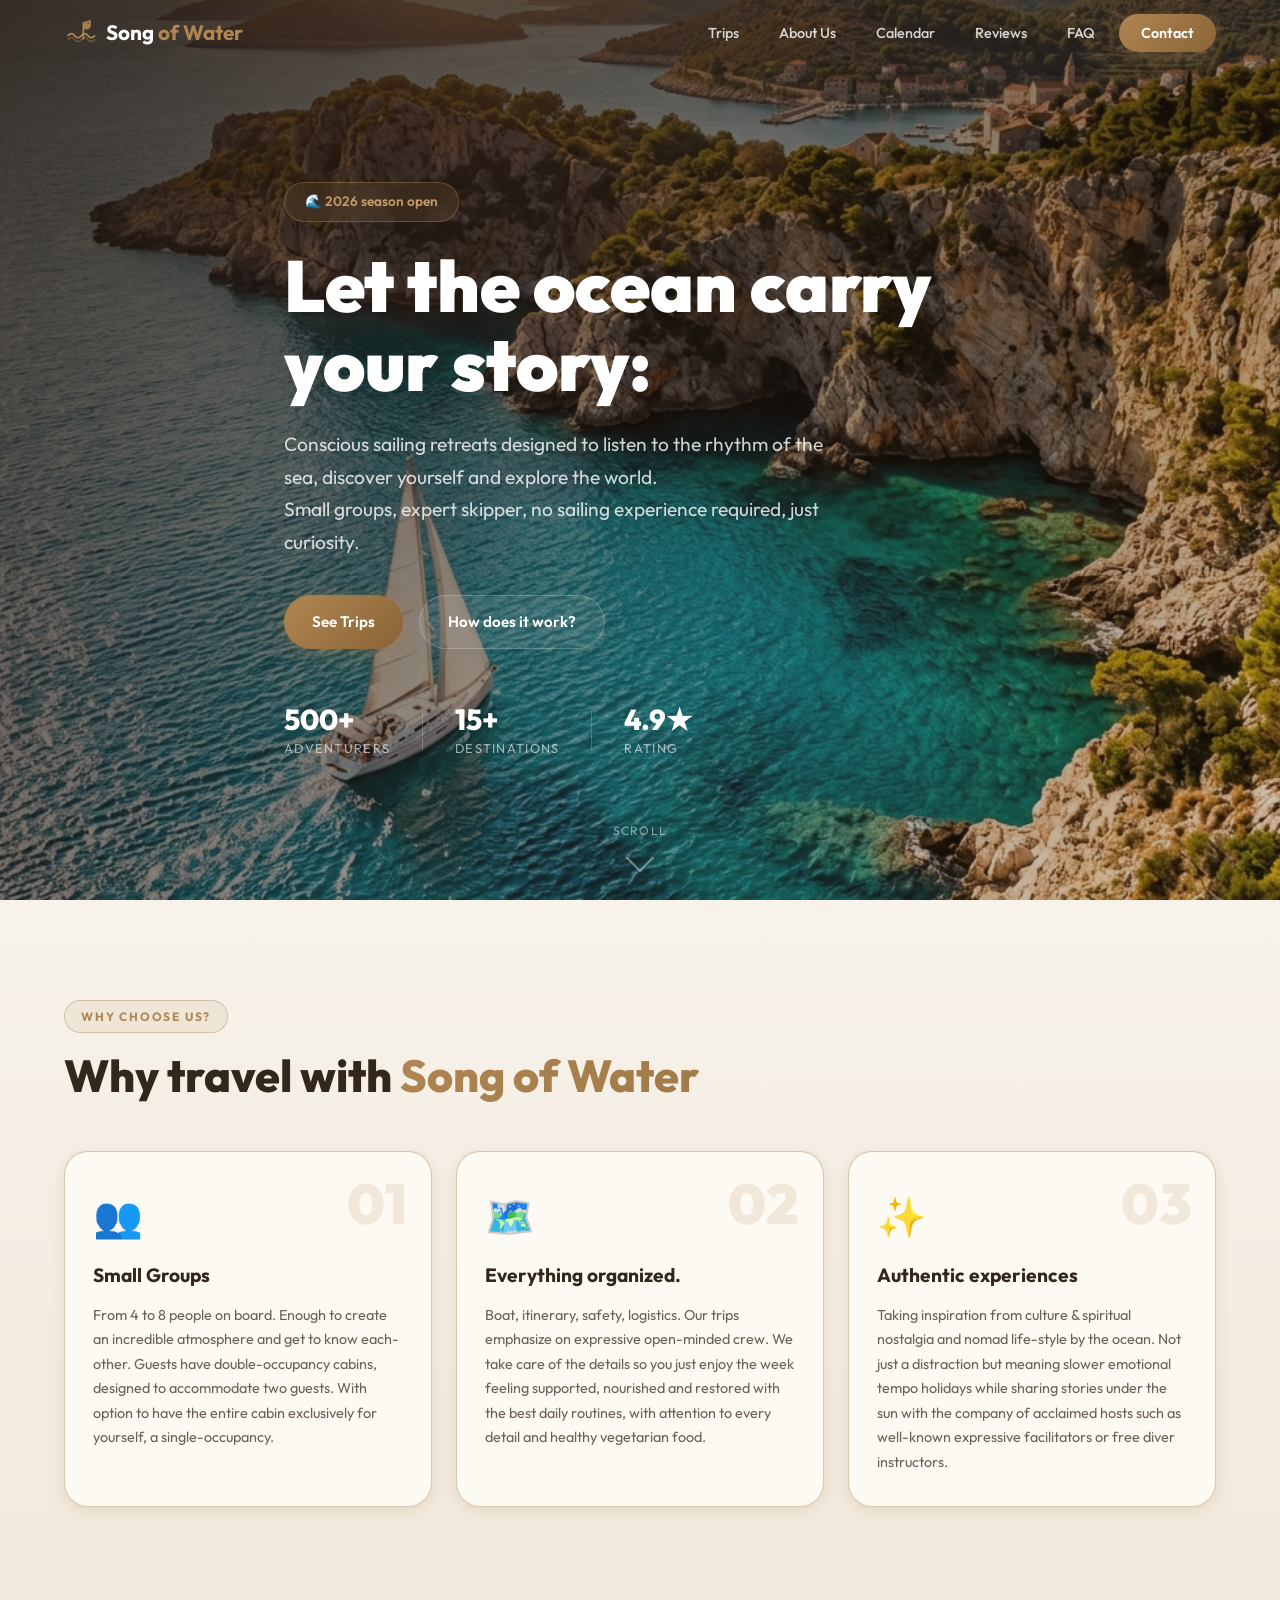
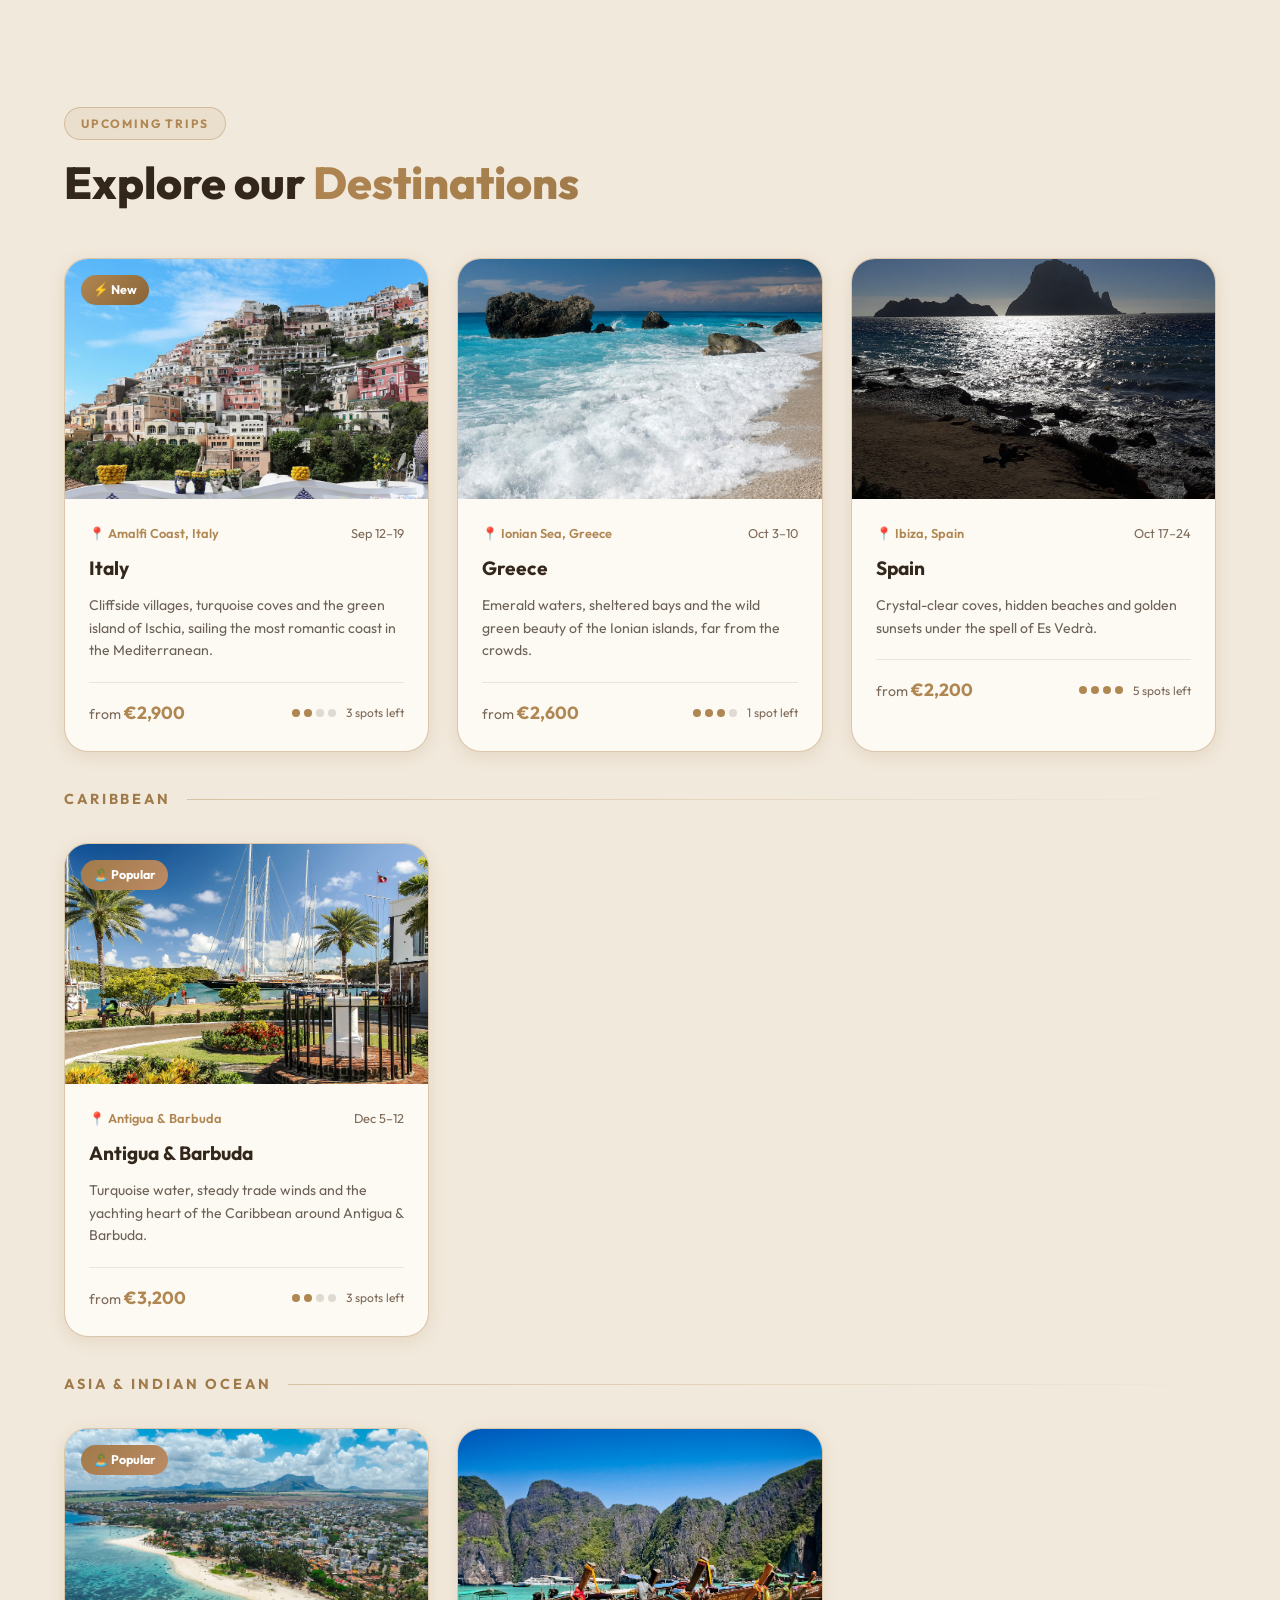
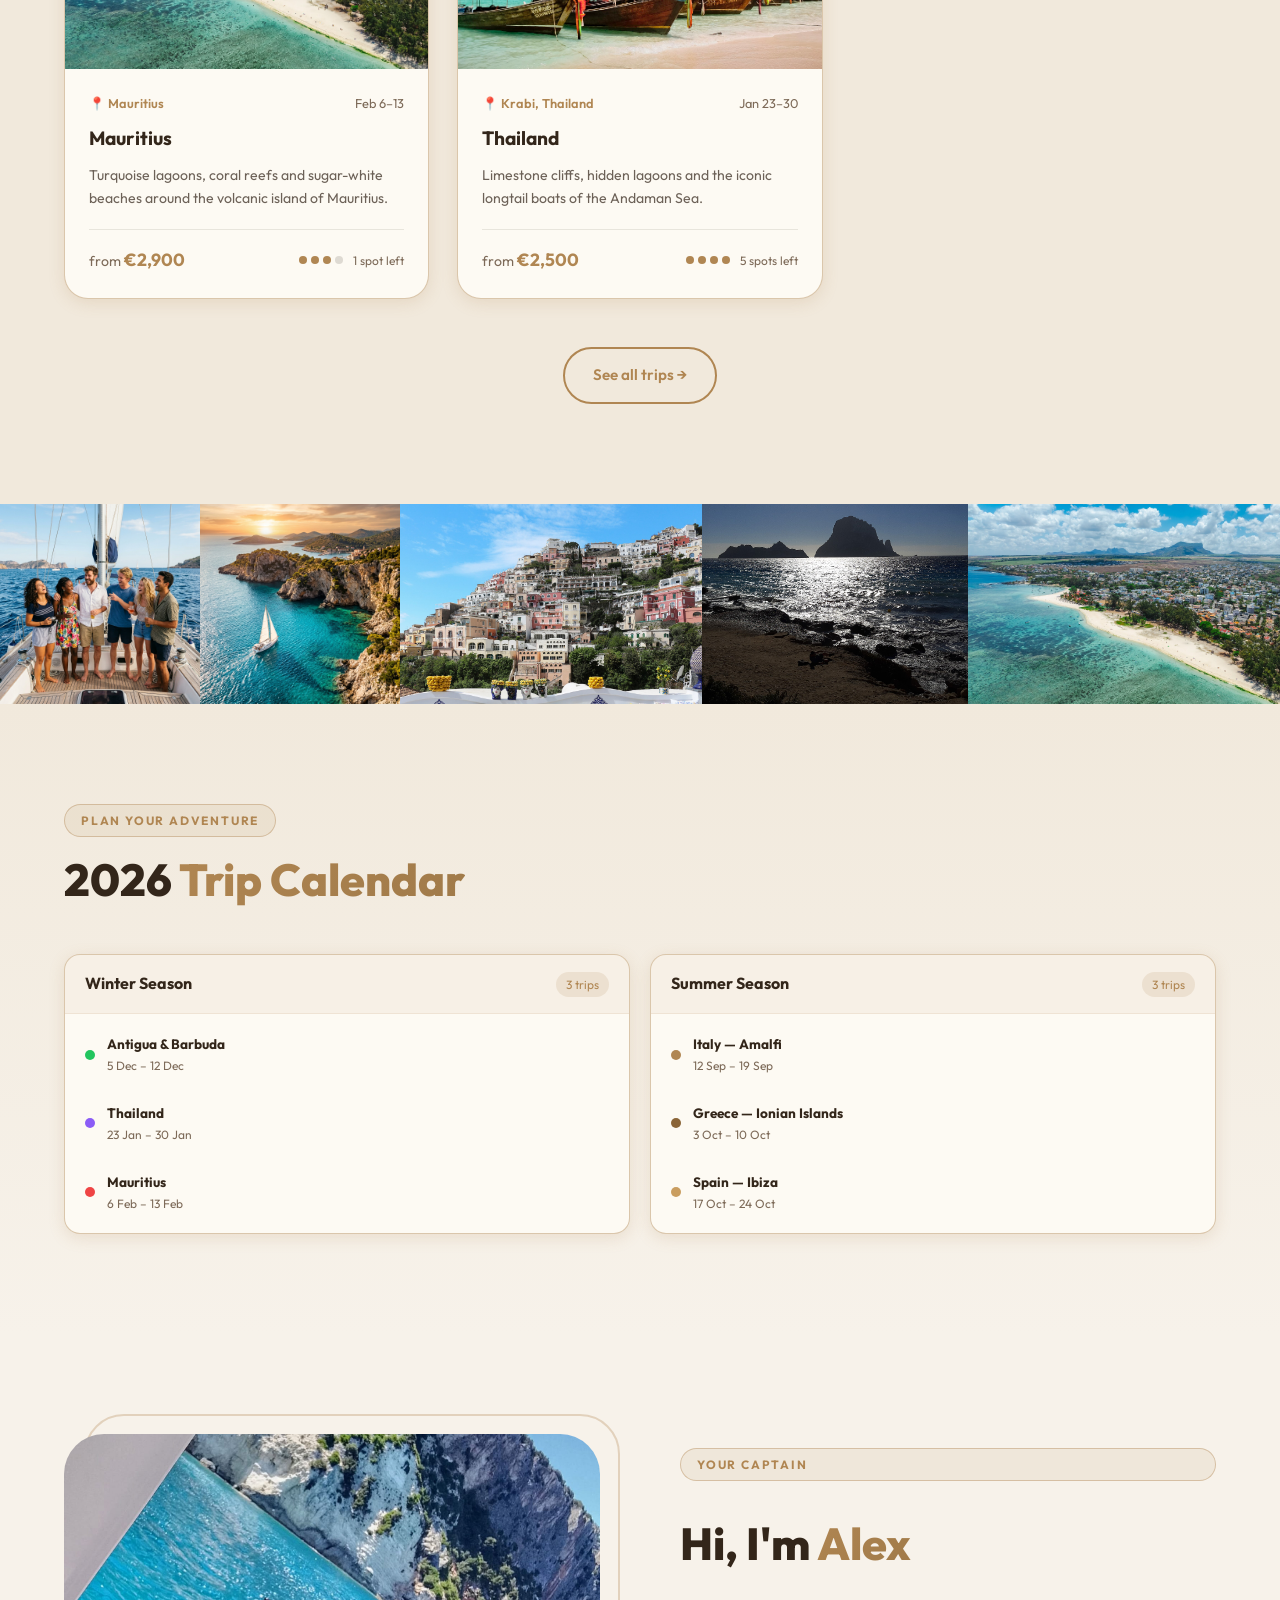
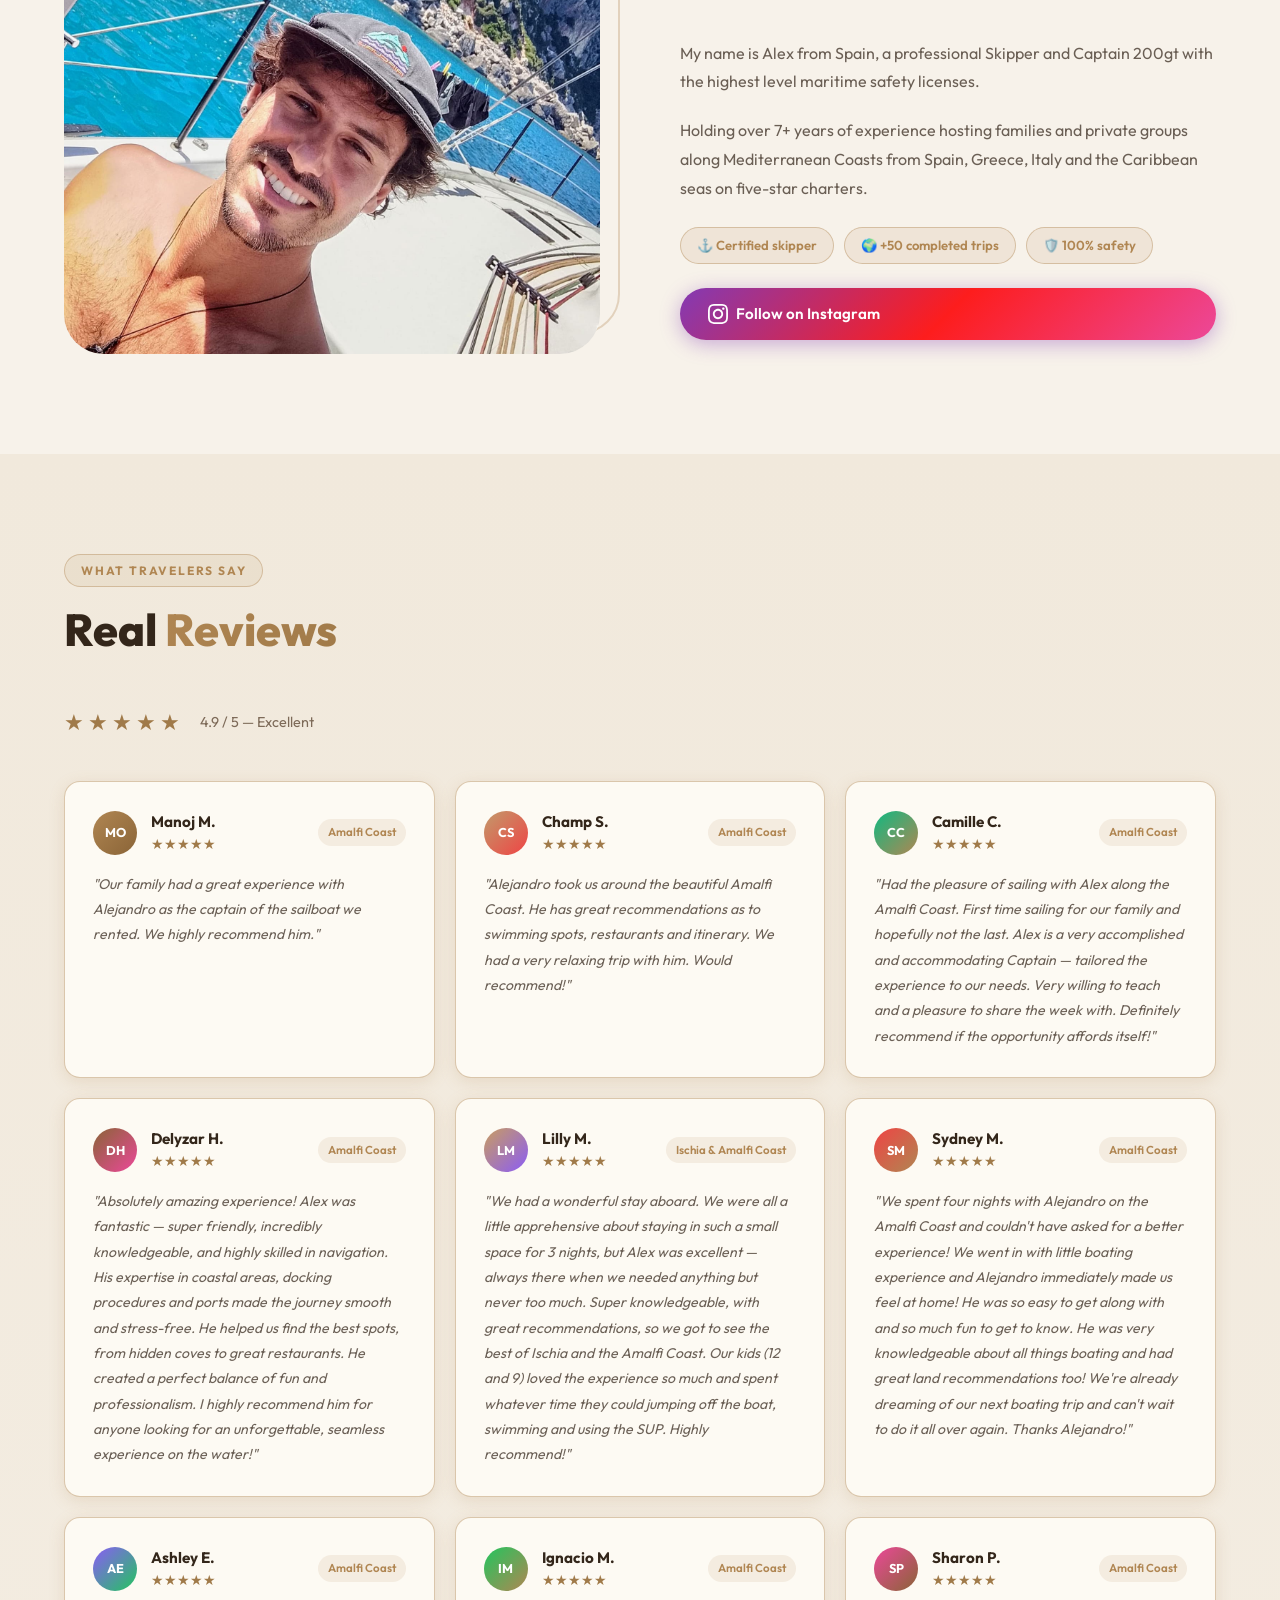
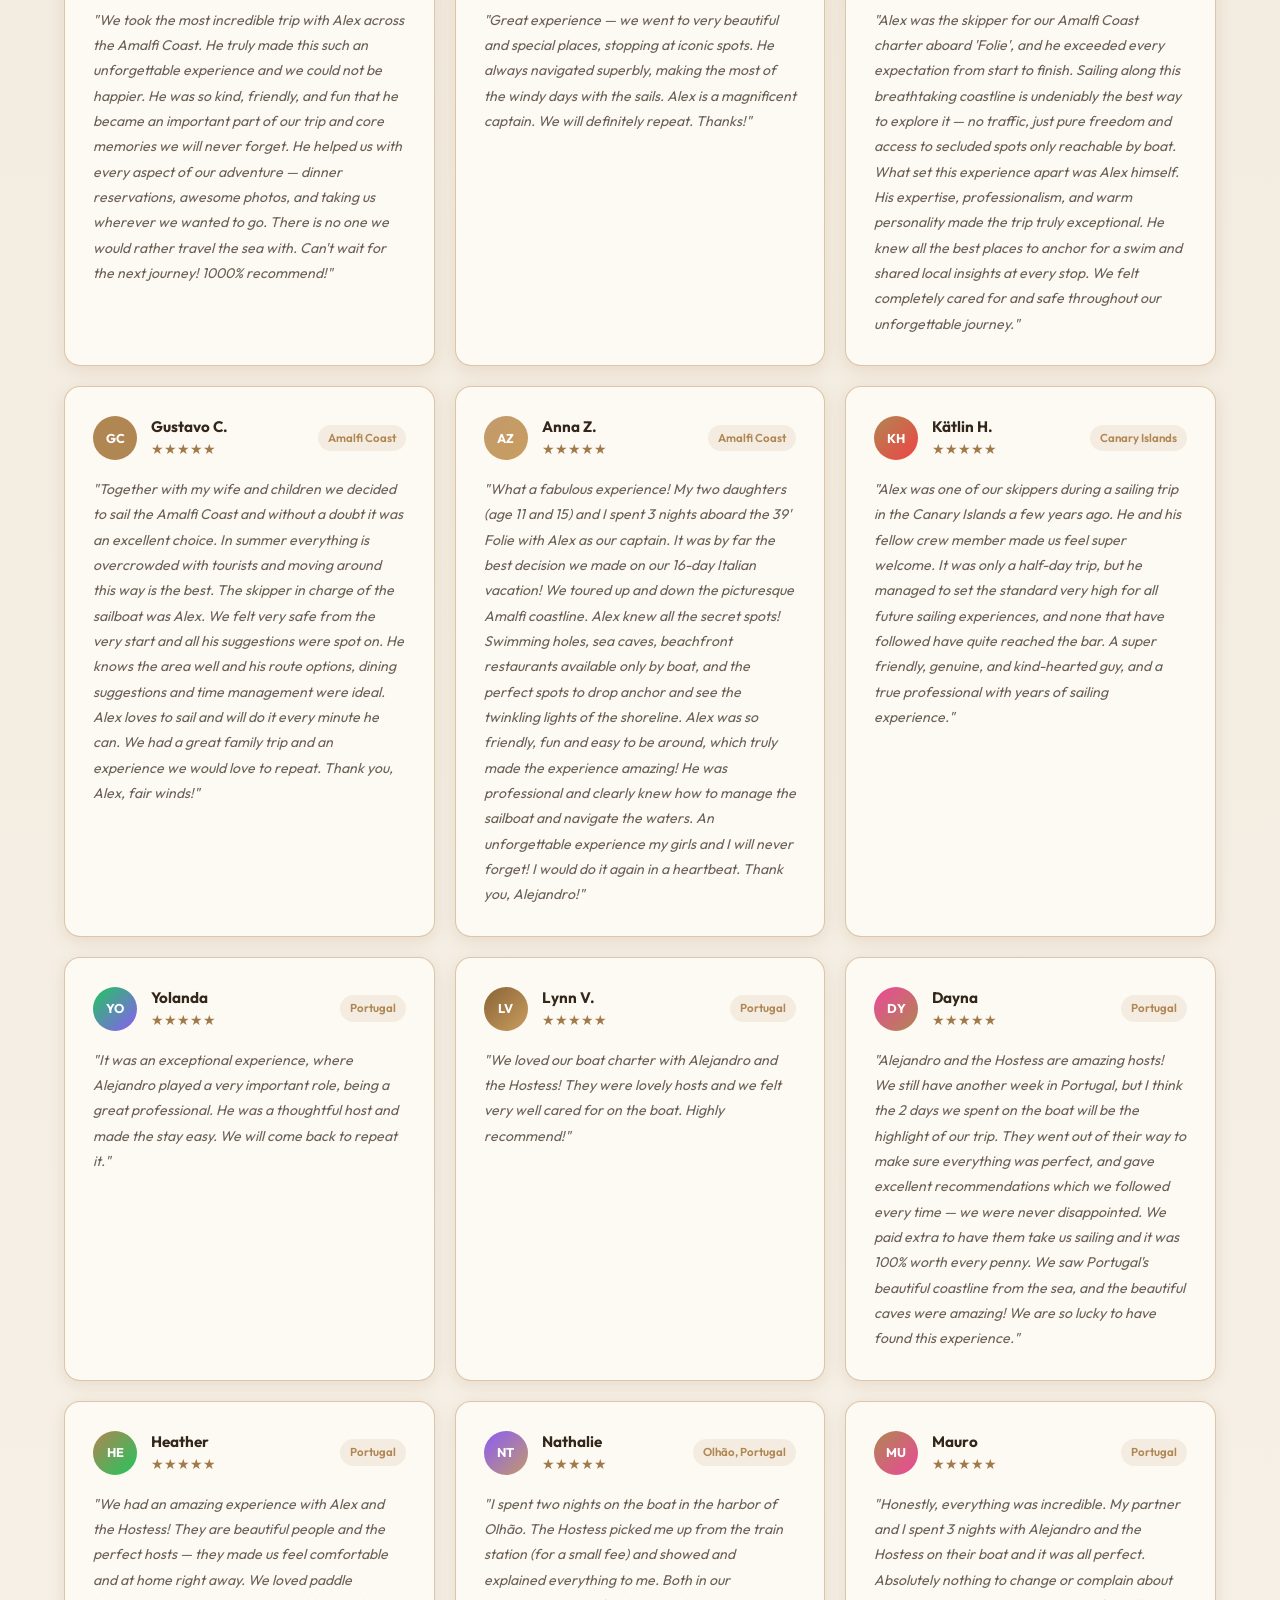
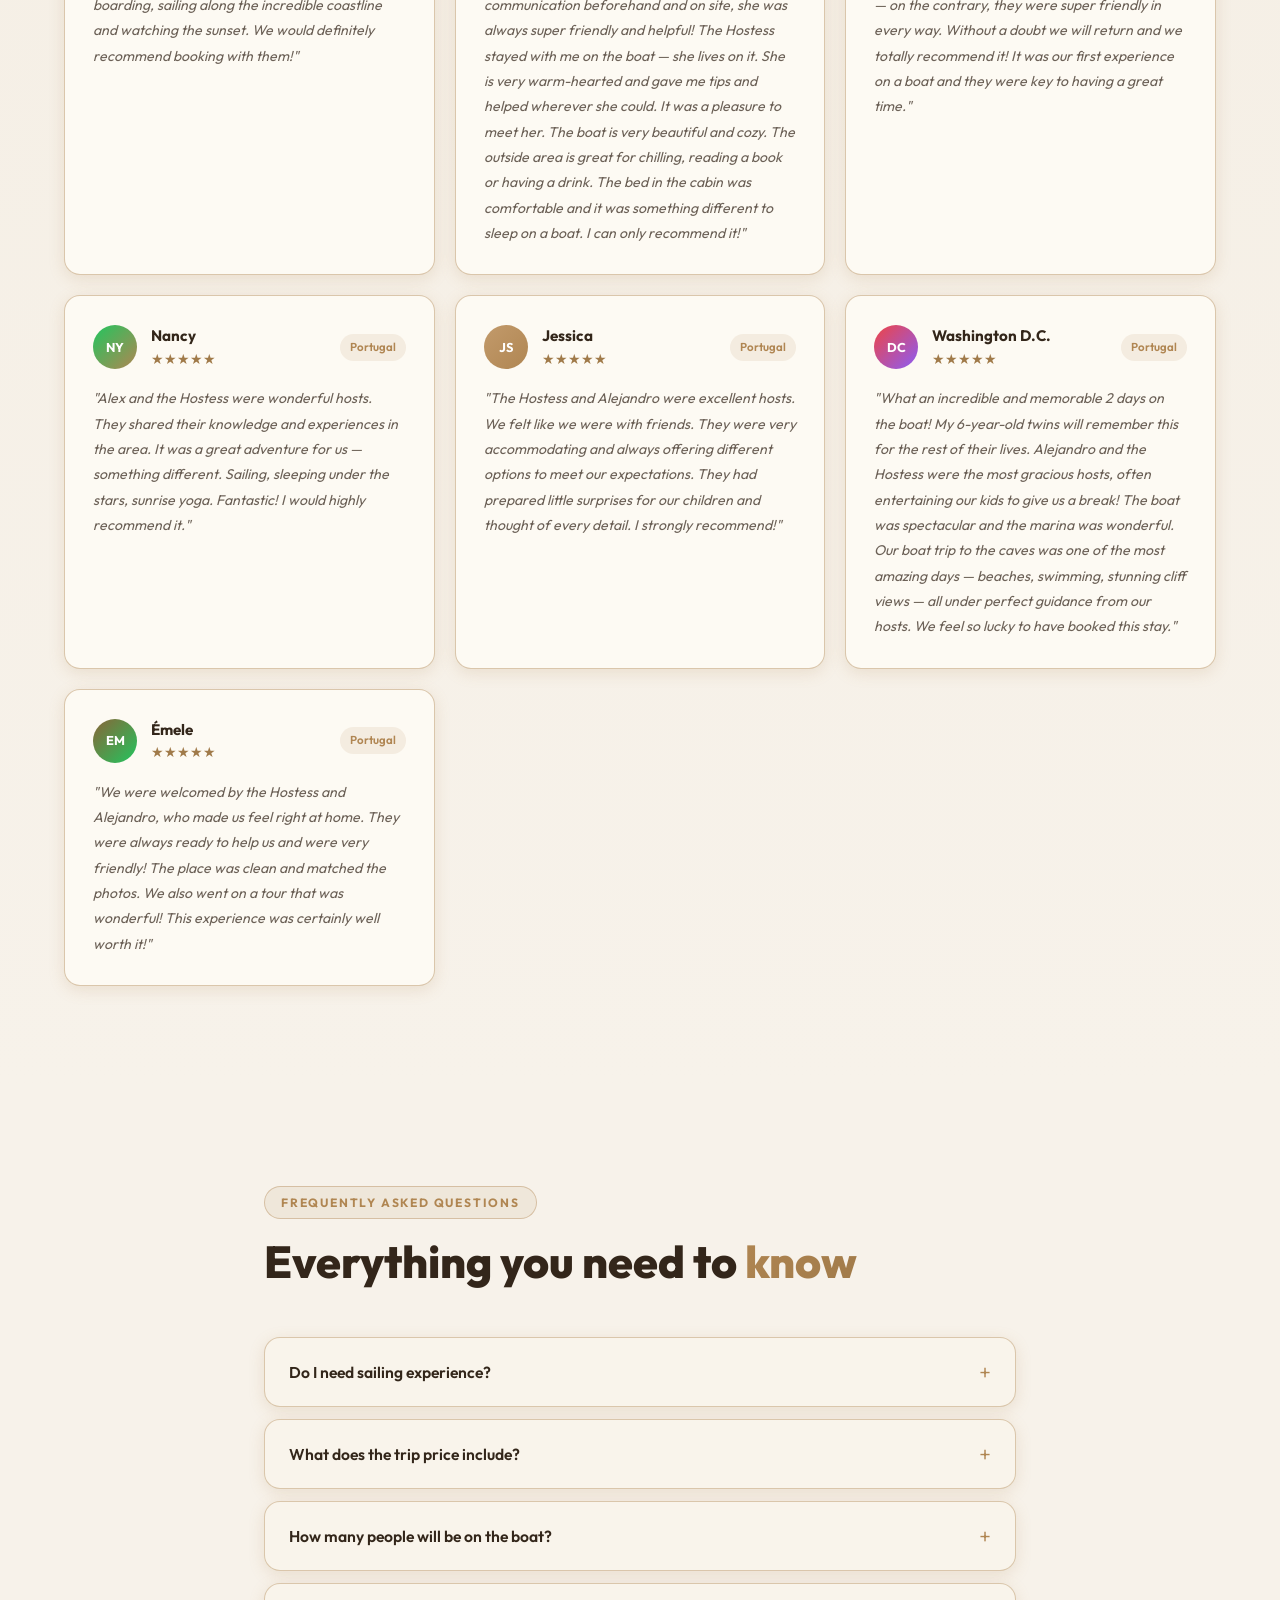
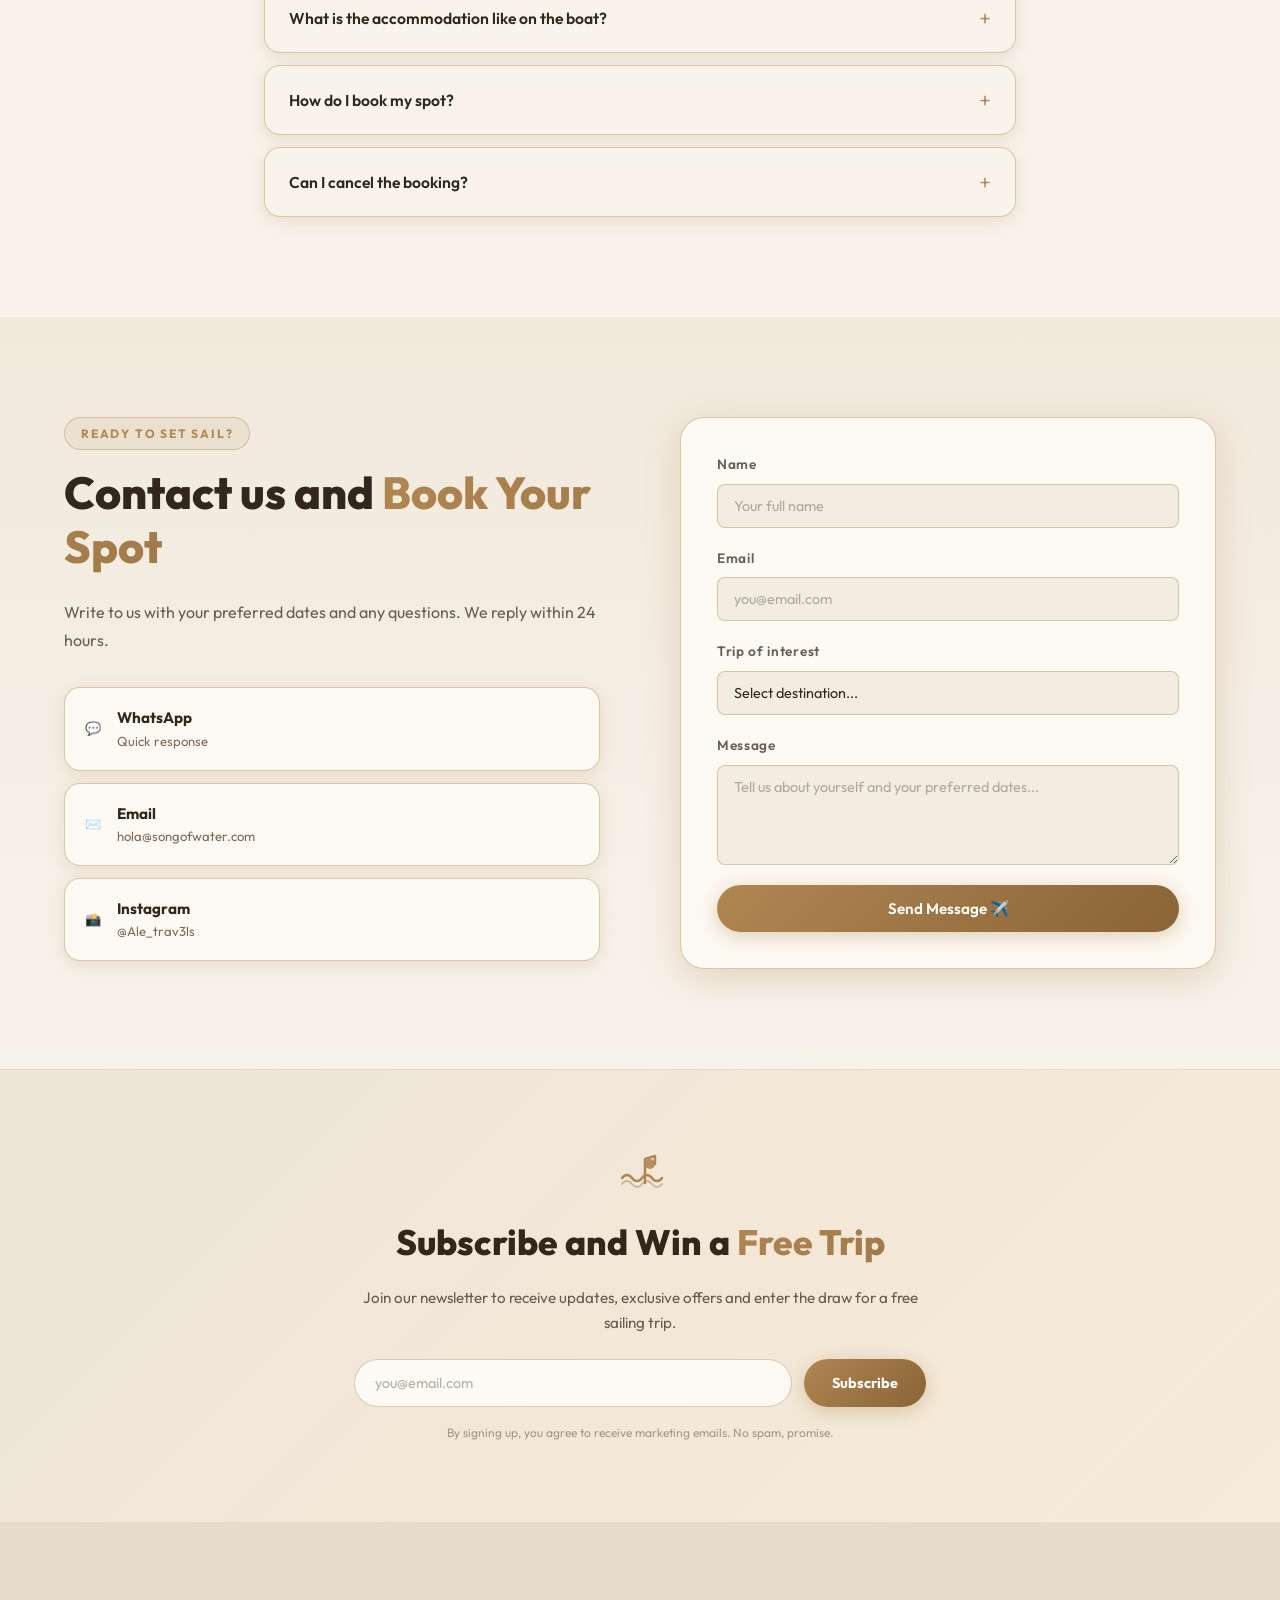
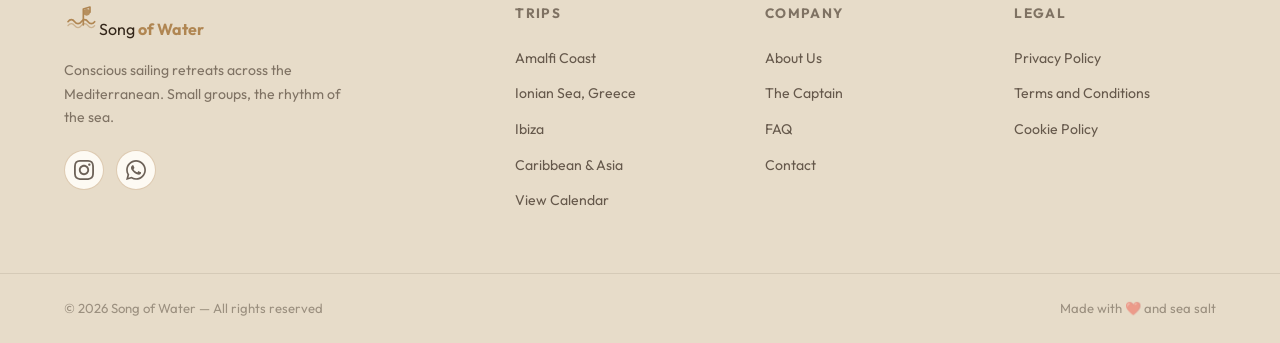
<file: index.html>
<!DOCTYPE html>
<html lang="en">
<head>
  <meta charset="UTF-8" />
  <meta name="viewport" content="width=device-width, initial-scale=1.0" />
  <title>Song of Water — Conscious Sailing Retreats</title>
  <meta name="description" content="Song of Water: conscious sailing retreats across the Mediterranean, Caribbean and Asia. Small groups, authentic experiences, the rhythm of the sea." />
  <link rel="preconnect" href="https://fonts.googleapis.com" />
  <link rel="preconnect" href="https://fonts.gstatic.com" crossorigin />
  <link href="https://fonts.googleapis.com/css2?family=Outfit:wght@300;400;500;600;700;800;900&family=Playfair+Display:ital,wght@0,400;0,700;1,400&display=swap" rel="stylesheet" />
  <link rel="stylesheet" href="styles.css" />
</head>
<body>

  <!-- =========== NAVBAR =========== -->
  <nav class="navbar" id="navbar">
    <div class="nav-container">
      <a href="#" class="nav-logo" id="nav-logo-link">
        <svg class="logo-icon-svg" width="32" height="32" viewBox="0 0 48 48" fill="none" xmlns="http://www.w3.org/2000/svg">
          <path d="M6 28c3-4 7-4 10 0s7 4 10 0 7-4 10 0 7 4 10 0" stroke="currentColor" stroke-width="2.5" stroke-linecap="round" fill="none"/>
          <path d="M6 34c3-4 7-4 10 0s7 4 10 0 7-4 10 0 7 4 10 0" stroke="currentColor" stroke-width="2" stroke-linecap="round" fill="none" opacity="0.5"/>
          <circle cx="34" cy="14" r="5" fill="currentColor" opacity="0.9"/>
          <path d="M39 14V6l-10 3v24" stroke="currentColor" stroke-width="2.5" stroke-linecap="round" stroke-linejoin="round" fill="none"/>
        </svg>
        <span class="logo-text">Song <strong>of Water</strong></span>
      </a>
      <ul class="nav-links" id="nav-links">
        <li><a href="#trips" class="nav-link">Trips</a></li>
        <li><a href="#about" class="nav-link">About Us</a></li>
        <li><a href="#calendar" class="nav-link">Calendar</a></li>
        <li><a href="#reviews" class="nav-link">Reviews</a></li>
        <li><a href="#faq" class="nav-link">FAQ</a></li>
        <li><a href="#contact" class="nav-cta">Contact</a></li>
      </ul>
      <button class="burger-btn" id="burger-btn" aria-label="Menu">
        <span></span><span></span><span></span>
      </button>
    </div>
  </nav>

  <!-- =========== HERO =========== -->
  <section class="hero" id="hero">
    <div class="hero-bg">
      <img src="images/hero_sailing.png" alt="Sailboat in the Mediterranean" class="hero-img" id="hero-img" />
      <div class="hero-overlay"></div>
    </div>
    <div class="hero-content">
      <div class="hero-badge">🌊 2026 season open</div>
      <h1 class="hero-title">
        Let the ocean carry your story:
      </h1>
      <p class="hero-subtitle">Conscious sailing retreats designed to listen to the rhythm of the sea, discover yourself and explore the world.
        <br/>
        Small groups, expert skipper, no sailing experience required, just curiosity.</p>
      <div class="hero-actions">
        <a href="#trips" class="btn btn-primary" id="hero-cta-trips">See Trips</a>
        <a href="#about" class="btn btn-ghost" id="hero-cta-about">How does it work?</a>
      </div>
      <div class="hero-stats">
        <div class="hero-stat">
          <span class="stat-number">500+</span>
          <span class="stat-label">Adventurers</span>
        </div>
        <div class="hero-stat-divider"></div>
        <div class="hero-stat">
          <span class="stat-number">15+</span>
          <span class="stat-label">Destinations</span>
        </div>
        <div class="hero-stat-divider"></div>
        <div class="hero-stat">
          <span class="stat-number">4.9★</span>
          <span class="stat-label">Rating</span>
        </div>
      </div>
    </div>
    <div class="hero-scroll-hint">
      <span>Scroll</span>
      <div class="scroll-arrow"></div>
    </div>
  </section>

  <!-- =========== WHY US =========== -->
  <section class="why-us" id="about">
    <div class="container">
      <div class="section-label">Why choose us?</div>
      <h2 class="section-title">Why travel with <span class="highlight">Song of Water</span></h2>
      <div class="features-grid">
        <div class="feature-card" id="feature-small-groups">
          <div class="feature-icon">👥</div>
          <div class="feature-number">01</div>
          <h3 class="feature-title">Small Groups</h3>
          <p class="feature-desc">From 4 to 8 people on board. Enough to create an incredible atmosphere and get to know each-other. Guests have double-occupancy cabins, designed to accommodate two guests. With option to have the entire cabin exclusively for yourself, a single-occupancy.</p>
        </div>
        <div class="feature-card" id="feature-organized">
          <div class="feature-icon">🗺️</div>
          <div class="feature-number">02</div>
          <h3 class="feature-title">Everything organized.</h3>
          <p class="feature-desc">Boat, itinerary, safety, logistics. Our trips emphasize on expressive open-minded crew. We take care of the details so you just enjoy the week feeling supported, nourished and restored with the best daily routines, with attention to every detail and healthy vegetarian food.</p>
        </div>
        <div class="feature-card" id="feature-authentic">
          <div class="feature-icon">✨</div>
          <div class="feature-number">03</div>
          <h3 class="feature-title">Authentic experiences</h3>
          <p class="feature-desc">Taking inspiration from culture &amp; spiritual nostalgia and nomad life-style by the ocean. Not just a distraction but meaning slower emotional tempo holidays while sharing stories under the sun with the company of acclaimed hosts such as well-known expressive facilitators or free diver instructors.</p>
        </div>
      </div>
    </div>
  </section>

  <!-- =========== TRIPS =========== -->
  <section class="trips-section" id="trips">
    <div class="container">
      <div class="section-label">Upcoming Trips</div>
      <h2 class="section-title">Explore our <span class="highlight">Destinations</span></h2>
      <div class="trips-grid">

        <div class="trip-card" id="trip-amalfi">
          <div class="trip-card-img-wrap">
            <img src="images/amalfi.png" alt="Amalfi Coast, Italy" class="trip-card-img" />
            <div class="trip-badge badge-new">⚡ New</div>
            <div class="trip-overlay">
              <a href="#contact" class="btn btn-primary btn-sm">Book</a>
            </div>
          </div>
          <div class="trip-card-body">
            <div class="trip-meta">
              <span class="trip-location">📍 Amalfi Coast, Italy</span>
              <span class="trip-date">Sep 12–19</span>
            </div>
            <h3 class="trip-title">Italy</h3>
            <p class="trip-desc">Cliffside villages, turquoise coves and the green island of Ischia, sailing the most romantic coast in the Mediterranean.</p>
            <div class="trip-footer">
              <span class="trip-price">from <strong>€2,900</strong></span>
              <div class="trip-spots">
                <span class="spots-dot"></span>
                <span class="spots-dot"></span>
                <span class="spots-dot empty"></span>
                <span class="spots-dot empty"></span>
                <span class="spots-text">3 spots left</span>
              </div>
            </div>
          </div>
        </div>

        <div class="trip-card" id="trip-ionian">
          <div class="trip-card-img-wrap">
            <img src="images/ionian.png" alt="Ionian Sea, Greece" class="trip-card-img" />
            <div class="trip-overlay">
              <a href="#contact" class="btn btn-primary btn-sm">Book</a>
            </div>
          </div>
          <div class="trip-card-body">
            <div class="trip-meta">
              <span class="trip-location">📍 Ionian Sea, Greece</span>
              <span class="trip-date">Oct 3–10</span>
            </div>
            <h3 class="trip-title">Greece</h3>
            <p class="trip-desc">Emerald waters, sheltered bays and the wild green beauty of the Ionian islands, far from the crowds.</p>
            <div class="trip-footer">
              <span class="trip-price">from <strong>€2,600</strong></span>
              <div class="trip-spots">
                <span class="spots-dot"></span>
                <span class="spots-dot"></span>
                <span class="spots-dot"></span>
                <span class="spots-dot empty"></span>
                <span class="spots-text">1 spot left</span>
              </div>
            </div>
          </div>
        </div>

        <div class="trip-card" id="trip-ibiza">
          <div class="trip-card-img-wrap">
            <img src="images/ibiza.png" alt="Ibiza, Spain" class="trip-card-img" />
            <div class="trip-overlay">
              <a href="#contact" class="btn btn-primary btn-sm">Book</a>
            </div>
          </div>
          <div class="trip-card-body">
            <div class="trip-meta">
              <span class="trip-location">📍 Ibiza, Spain</span>
              <span class="trip-date">Oct 17–24</span>
            </div>
            <h3 class="trip-title">Spain</h3>
            <p class="trip-desc">Crystal-clear coves, hidden beaches and golden sunsets under the spell of Es Vedrà.</p>
            <div class="trip-footer">
              <span class="trip-price">from <strong>€2,200</strong></span>
              <div class="trip-spots">
                <span class="spots-dot"></span>
                <span class="spots-dot"></span>
                <span class="spots-dot"></span>
                <span class="spots-dot"></span>
                <span class="spots-text">5 spots left</span>
              </div>
            </div>
          </div>
        </div>

        <div class="trips-group-title">Caribbean</div>

        <div class="trip-card" id="trip-antigua">
          <div class="trip-card-img-wrap">
            <img src="images/antigua.png" alt="Antigua & Barbuda, Caribbean" class="trip-card-img" />
            <div class="trip-badge">🏝️ Popular</div>
            <div class="trip-overlay">
              <a href="#contact" class="btn btn-primary btn-sm">Book</a>
            </div>
          </div>
          <div class="trip-card-body">
            <div class="trip-meta">
              <span class="trip-location">📍 Antigua &amp; Barbuda</span>
              <span class="trip-date">Dec 5–12</span>
            </div>
            <h3 class="trip-title">Antigua &amp; Barbuda</h3>
            <p class="trip-desc">Turquoise water, steady trade winds and the yachting heart of the Caribbean around Antigua &amp; Barbuda.</p>
            <div class="trip-footer">
              <span class="trip-price">from <strong>€3,200</strong></span>
              <div class="trip-spots">
                <span class="spots-dot"></span>
                <span class="spots-dot"></span>
                <span class="spots-dot empty"></span>
                <span class="spots-dot empty"></span>
                <span class="spots-text">3 spots left</span>
              </div>
            </div>
          </div>
        </div>

        <div class="trips-group-title">Asia &amp; Indian Ocean</div>

        <div class="trip-card" id="trip-mauritius">
          <div class="trip-card-img-wrap">
            <img src="images/mauritius.jpg" alt="Mauritius" class="trip-card-img" />
            <div class="trip-badge">🏝️ Popular</div>
            <div class="trip-overlay">
              <a href="#contact" class="btn btn-primary btn-sm">Book</a>
            </div>
          </div>
          <div class="trip-card-body">
            <div class="trip-meta">
              <span class="trip-location">📍 Mauritius</span>
              <span class="trip-date">Feb 6–13</span>
            </div>
            <h3 class="trip-title">Mauritius</h3>
            <p class="trip-desc">Turquoise lagoons, coral reefs and sugar-white beaches around the volcanic island of Mauritius.</p>
            <div class="trip-footer">
              <span class="trip-price">from <strong>€2,900</strong></span>
              <div class="trip-spots">
                <span class="spots-dot"></span>
                <span class="spots-dot"></span>
                <span class="spots-dot"></span>
                <span class="spots-dot empty"></span>
                <span class="spots-text">1 spot left</span>
              </div>
            </div>
          </div>
        </div>

        <div class="trip-card" id="trip-thailand">
          <div class="trip-card-img-wrap">
            <img src="images/thailand.png" alt="Krabi, Thailand" class="trip-card-img" />
            <div class="trip-overlay">
              <a href="#contact" class="btn btn-primary btn-sm">Book</a>
            </div>
          </div>
          <div class="trip-card-body">
            <div class="trip-meta">
              <span class="trip-location">📍 Krabi, Thailand</span>
              <span class="trip-date">Jan 23–30</span>
            </div>
            <h3 class="trip-title">Thailand</h3>
            <p class="trip-desc">Limestone cliffs, hidden lagoons and the iconic longtail boats of the Andaman Sea.</p>
            <div class="trip-footer">
              <span class="trip-price">from <strong>€2,500</strong></span>
              <div class="trip-spots">
                <span class="spots-dot"></span>
                <span class="spots-dot"></span>
                <span class="spots-dot"></span>
                <span class="spots-dot"></span>
                <span class="spots-text">5 spots left</span>
              </div>
            </div>
          </div>
        </div>

      </div>
      <div class="trips-cta">
        <a href="#calendar" class="btn btn-outline" id="view-all-trips">See all trips →</a>
      </div>
    </div>
  </section>

  <!-- =========== GALLERY STRIP =========== -->
  <div class="gallery-strip">
    <img src="images/group_sailboat.png" alt="Group on a sailboat" />
    <img src="images/hero_sailing.png" alt="Mediterranean sailboat" />
    <img src="images/amalfi.png" alt="Amalfi Coast" />
    <img src="images/ibiza.png" alt="Ibiza" />
    <img src="images/mauritius.jpg" alt="Mauritius" />
  </div>

  <!-- =========== CALENDAR =========== -->
  <section class="calendar-section" id="calendar">
    <div class="container">
      <div class="section-label">Plan your adventure</div>
      <h2 class="section-title">2026 <span class="highlight">Trip Calendar</span></h2>
      <div class="calendar-grid">
        <div class="cal-month" id="cal-winter">
          <div class="cal-month-header">
            <span class="cal-month-name">Winter Season</span>
            <span class="cal-month-count">3 trips</span>
          </div>
          <div class="cal-trips">
            <a href="#contact" class="cal-trip" id="cal-trip-1">
              <span class="cal-dot" style="background:#22c55e"></span>
              <div><strong>Antigua &amp; Barbuda</strong><span>5 Dec – 12 Dec</span></div>
              <span class="cal-arrow">→</span>
            </a>
            <a href="#contact" class="cal-trip" id="cal-trip-2">
              <span class="cal-dot" style="background:#8b5cf6"></span>
              <div><strong>Thailand</strong><span>23 Jan – 30 Jan</span></div>
              <span class="cal-arrow">→</span>
            </a>
            <a href="#contact" class="cal-trip" id="cal-trip-3">
              <span class="cal-dot" style="background:#ef4444"></span>
              <div><strong>Mauritius</strong><span>6 Feb – 13 Feb</span></div>
              <span class="cal-arrow">→</span>
            </a>
          </div>
        </div>
        <div class="cal-month" id="cal-summer">
          <div class="cal-month-header">
            <span class="cal-month-name">Summer Season</span>
            <span class="cal-month-count">3 trips</span>
          </div>
          <div class="cal-trips">
            <a href="#contact" class="cal-trip" id="cal-trip-4">
              <span class="cal-dot" style="background:#b08652"></span>
              <div><strong>Italy — Amalfi</strong><span>12 Sep – 19 Sep</span></div>
              <span class="cal-arrow">→</span>
            </a>
            <a href="#contact" class="cal-trip" id="cal-trip-5">
              <span class="cal-dot" style="background:#8a6437"></span>
              <div><strong>Greece — Ionian Islands</strong><span>3 Oct – 10 Oct</span></div>
              <span class="cal-arrow">→</span>
            </a>
            <a href="#contact" class="cal-trip" id="cal-trip-6">
              <span class="cal-dot" style="background:#c99d5f"></span>
              <div><strong>Spain — Ibiza</strong><span>17 Oct – 24 Oct</span></div>
              <span class="cal-arrow">→</span>
            </a>
          </div>
        </div>
      </div>
    </div>
  </section>

  <!-- =========== ABOUT CAPTAIN =========== -->
  <section class="captain-section" id="captain">
    <div class="container">
      <div class="captain-grid">
        <div class="captain-img-wrap">
          <img src="images/captain_photo.jpeg" alt="Song of Water captain" class="captain-img" id="captain-img" />
          <div class="captain-img-decoration"></div>
        </div>
        <div class="captain-content">
          <div class="section-label">Your Captain</div>
          <h2 class="section-title">Hi, I'm <span class="highlight">Alex</span></h2>
          <p class="captain-bio">My name is Alex from Spain, a professional Skipper and Captain 200gt with the highest level maritime safety licenses.</p>
          <p class="captain-bio">Holding over 7+ years of experience hosting families and private groups along Mediterranean Coasts from Spain, Greece, Italy and the Caribbean seas on five-star charters.</p>
          <div class="captain-badges">
            <span class="badge">⚓ Certified skipper</span>
            <span class="badge">🌍 +50 completed trips</span>
            <span class="badge">🛡️ 100% safety</span>
          </div>
          <a href="https://www.instagram.com/Ale.trav3ls" target="_blank" class="btn btn-social" id="captain-instagram">
            <svg width="20" height="20" viewBox="0 0 24 24" fill="currentColor"><path d="M12 2.163c3.204 0 3.584.012 4.85.07 3.252.148 4.771 1.691 4.919 4.919.058 1.265.069 1.645.069 4.849 0 3.205-.012 3.584-.069 4.849-.149 3.225-1.664 4.771-4.919 4.919-1.266.058-1.644.07-4.85.07-3.204 0-3.584-.012-4.849-.07-3.26-.149-4.771-1.699-4.919-4.92-.058-1.265-.07-1.644-.07-4.849 0-3.204.013-3.583.07-4.849.149-3.227 1.664-4.771 4.919-4.919 1.266-.057 1.645-.069 4.849-.069zm0-2.163c-3.259 0-3.667.014-4.947.072-4.358.2-6.78 2.618-6.98 6.98-.059 1.281-.073 1.689-.073 4.948 0 3.259.014 3.668.072 4.948.2 4.358 2.618 6.78 6.98 6.98 1.281.058 1.689.072 4.948.072 3.259 0 3.668-.014 4.948-.072 4.354-.2 6.782-2.618 6.979-6.98.059-1.28.073-1.689.073-4.948 0-3.259-.014-3.667-.072-4.947-.196-4.354-2.617-6.78-6.979-6.98-1.281-.059-1.69-.073-4.949-.073zm0 5.838c-3.403 0-6.162 2.759-6.162 6.162s2.759 6.163 6.162 6.163 6.162-2.759 6.162-6.163c0-3.403-2.759-6.162-6.162-6.162zm0 10.162c-2.209 0-4-1.79-4-4 0-2.209 1.791-4 4-4s4 1.791 4 4c0 2.21-1.791 4-4 4zm6.406-11.845c-.796 0-1.441.645-1.441 1.44s.645 1.44 1.441 1.44c.795 0 1.439-.645 1.439-1.44s-.644-1.44-1.439-1.44z"/></svg>
            Follow on Instagram
          </a>
        </div>
      </div>
    </div>
  </section>

  <!-- =========== REVIEWS =========== -->
  <section class="reviews-section" id="reviews">
    <div class="container">
      <div class="section-label">What travelers say</div>
      <h2 class="section-title">Real <span class="highlight">Reviews</span></h2>
      <div class="reviews-stars-bar">
        <span class="reviews-stars">★★★★★</span>
        <span class="reviews-avg">4.9 / 5 — Excellent</span>
      </div>
      <div class="reviews-grid">
        <div class="review-card" id="review-1">
          <div class="review-header">
            <div class="review-avatar" style="background: linear-gradient(135deg,#b08652,#8a6437)">MO</div>
            <div>
              <div class="review-name">Manoj M.</div>
              <div class="review-stars">★★★★★</div>
            </div>
            <div class="review-trip-tag">Amalfi Coast</div>
          </div>
          <p class="review-text">"Our family had a great experience with Alejandro as the captain of the sailboat we rented. We highly recommend him."</p>
        </div>
        <div class="review-card" id="review-2">
          <div class="review-header">
            <div class="review-avatar" style="background: linear-gradient(135deg,#c29a6b,#ef4444)">CS</div>
            <div>
              <div class="review-name">Champ S.</div>
              <div class="review-stars">★★★★★</div>
            </div>
            <div class="review-trip-tag">Amalfi Coast</div>
          </div>
          <p class="review-text">"Alejandro took us around the beautiful Amalfi Coast. He has great recommendations as to swimming spots, restaurants and itinerary. We had a very relaxing trip with him. Would recommend!"</p>
        </div>
        <div class="review-card" id="review-3">
          <div class="review-header">
            <div class="review-avatar" style="background: linear-gradient(135deg,#10b981,#b08652)">CC</div>
            <div>
              <div class="review-name">Camille C.</div>
              <div class="review-stars">★★★★★</div>
            </div>
            <div class="review-trip-tag">Amalfi Coast</div>
          </div>
          <p class="review-text">"Had the pleasure of sailing with Alex along the Amalfi Coast. First time sailing for our family and hopefully not the last. Alex is a very accomplished and accommodating Captain — tailored the experience to our needs. Very willing to teach and a pleasure to share the week with. Definitely recommend if the opportunity affords itself!"</p>
        </div>
        <div class="review-card" id="review-4">
          <div class="review-header">
            <div class="review-avatar" style="background: linear-gradient(135deg,#8a6437,#ec4899)">DH</div>
            <div>
              <div class="review-name">Delyzar H.</div>
              <div class="review-stars">★★★★★</div>
            </div>
            <div class="review-trip-tag">Amalfi Coast</div>
          </div>
          <p class="review-text">"Absolutely amazing experience! Alex was fantastic — super friendly, incredibly knowledgeable, and highly skilled in navigation. His expertise in coastal areas, docking procedures and ports made the journey smooth and stress-free. He helped us find the best spots, from hidden coves to great restaurants. He created a perfect balance of fun and professionalism. I highly recommend him for anyone looking for an unforgettable, seamless experience on the water!"</p>
        </div>
        <div class="review-card" id="review-5">
          <div class="review-header">
            <div class="review-avatar" style="background: linear-gradient(135deg,#c99d5f,#8b5cf6)">LM</div>
            <div>
              <div class="review-name">Lilly M.</div>
              <div class="review-stars">★★★★★</div>
            </div>
            <div class="review-trip-tag">Ischia &amp; Amalfi Coast</div>
          </div>
          <p class="review-text">"We had a wonderful stay aboard. We were all a little apprehensive about staying in such a small space for 3 nights, but Alex was excellent — always there when we needed anything but never too much. Super knowledgeable, with great recommendations, so we got to see the best of Ischia and the Amalfi Coast. Our kids (12 and 9) loved the experience so much and spent whatever time they could jumping off the boat, swimming and using the SUP. Highly recommend!"</p>
        </div>
        <div class="review-card" id="review-6">
          <div class="review-header">
            <div class="review-avatar" style="background: linear-gradient(135deg,#ef4444,#b08652)">SM</div>
            <div>
              <div class="review-name">Sydney M.</div>
              <div class="review-stars">★★★★★</div>
            </div>
            <div class="review-trip-tag">Amalfi Coast</div>
          </div>
          <p class="review-text">"We spent four nights with Alejandro on the Amalfi Coast and couldn't have asked for a better experience! We went in with little boating experience and Alejandro immediately made us feel at home! He was so easy to get along with and so much fun to get to know. He was very knowledgeable about all things boating and had great land recommendations too! We're already dreaming of our next boating trip and can't wait to do it all over again. Thanks Alejandro!"</p>
        </div>
        <div class="review-card" id="review-7">
          <div class="review-header">
            <div class="review-avatar" style="background: linear-gradient(135deg,#8b5cf6,#22c55e)">AE</div>
            <div>
              <div class="review-name">Ashley E.</div>
              <div class="review-stars">★★★★★</div>
            </div>
            <div class="review-trip-tag">Amalfi Coast</div>
          </div>
          <p class="review-text">"We took the most incredible trip with Alex across the Amalfi Coast. He truly made this such an unforgettable experience and we could not be happier. He was so kind, friendly, and fun that he became an important part of our trip and core memories we will never forget. He helped us with every aspect of our adventure — dinner reservations, awesome photos, and taking us wherever we wanted to go. There is no one we would rather travel the sea with. Can't wait for the next journey! 1000% recommend!"</p>
        </div>
        <div class="review-card" id="review-8">
          <div class="review-header">
            <div class="review-avatar" style="background: linear-gradient(135deg,#22c55e,#b08652)">IM</div>
            <div>
              <div class="review-name">Ignacio M.</div>
              <div class="review-stars">★★★★★</div>
            </div>
            <div class="review-trip-tag">Amalfi Coast</div>
          </div>
          <p class="review-text">"Great experience — we went to very beautiful and special places, stopping at iconic spots. He always navigated superbly, making the most of the windy days with the sails. Alex is a magnificent captain. We will definitely repeat. Thanks!"</p>
        </div>
        <div class="review-card" id="review-9">
          <div class="review-header">
            <div class="review-avatar" style="background: linear-gradient(135deg,#ec4899,#8a6437)">SP</div>
            <div>
              <div class="review-name">Sharon P.</div>
              <div class="review-stars">★★★★★</div>
            </div>
            <div class="review-trip-tag">Amalfi Coast</div>
          </div>
          <p class="review-text">"Alex was the skipper for our Amalfi Coast charter aboard 'Folie', and he exceeded every expectation from start to finish. Sailing along this breathtaking coastline is undeniably the best way to explore it — no traffic, just pure freedom and access to secluded spots only reachable by boat. What set this experience apart was Alex himself. His expertise, professionalism, and warm personality made the trip truly exceptional. He knew all the best places to anchor for a swim and shared local insights at every stop. We felt completely cared for and safe throughout our unforgettable journey."</p>
        </div>
        <div class="review-card" id="review-10">
          <div class="review-header">
            <div class="review-avatar" style="background: linear-gradient(135deg,#b08652,#b08652)">GC</div>
            <div>
              <div class="review-name">Gustavo C.</div>
              <div class="review-stars">★★★★★</div>
            </div>
            <div class="review-trip-tag">Amalfi Coast</div>
          </div>
          <p class="review-text">"Together with my wife and children we decided to sail the Amalfi Coast and without a doubt it was an excellent choice. In summer everything is overcrowded with tourists and moving around this way is the best. The skipper in charge of the sailboat was Alex. We felt very safe from the very start and all his suggestions were spot on. He knows the area well and his route options, dining suggestions and time management were ideal. Alex loves to sail and will do it every minute he can. We had a great family trip and an experience we would love to repeat. Thank you, Alex, fair winds!"</p>
        </div>
        <div class="review-card" id="review-11">
          <div class="review-header">
            <div class="review-avatar" style="background: linear-gradient(135deg,#c29a6b,#c99d5f)">AZ</div>
            <div>
              <div class="review-name">Anna Z.</div>
              <div class="review-stars">★★★★★</div>
            </div>
            <div class="review-trip-tag">Amalfi Coast</div>
          </div>
          <p class="review-text">"What a fabulous experience! My two daughters (age 11 and 15) and I spent 3 nights aboard the 39' Folie with Alex as our captain. It was by far the best decision we made on our 16-day Italian vacation! We toured up and down the picturesque Amalfi coastline. Alex knew all the secret spots! Swimming holes, sea caves, beachfront restaurants available only by boat, and the perfect spots to drop anchor and see the twinkling lights of the shoreline. Alex was so friendly, fun and easy to be around, which truly made the experience amazing! He was professional and clearly knew how to manage the sailboat and navigate the waters. An unforgettable experience my girls and I will never forget! I would do it again in a heartbeat. Thank you, Alejandro!"</p>
        </div>
        <div class="review-card" id="review-12">
          <div class="review-header">
            <div class="review-avatar" style="background: linear-gradient(135deg,#b08652,#ef4444)">KH</div>
            <div>
              <div class="review-name">Kätlin H.</div>
              <div class="review-stars">★★★★★</div>
            </div>
            <div class="review-trip-tag">Canary Islands</div>
          </div>
          <p class="review-text">"Alex was one of our skippers during a sailing trip in the Canary Islands a few years ago. He and his fellow crew member made us feel super welcome. It was only a half-day trip, but he managed to set the standard very high for all future sailing experiences, and none that have followed have quite reached the bar. A super friendly, genuine, and kind-hearted guy, and a true professional with years of sailing experience."</p>
        </div>
        <div class="review-card" id="review-13">
          <div class="review-header">
            <div class="review-avatar" style="background: linear-gradient(135deg,#22c55e,#8b5cf6)">YO</div>
            <div>
              <div class="review-name">Yolanda</div>
              <div class="review-stars">★★★★★</div>
            </div>
            <div class="review-trip-tag">Portugal</div>
          </div>
          <p class="review-text">"It was an exceptional experience, where Alejandro played a very important role, being a great professional. He was a thoughtful host and made the stay easy. We will come back to repeat it."</p>
        </div>
        <div class="review-card" id="review-14">
          <div class="review-header">
            <div class="review-avatar" style="background: linear-gradient(135deg,#8a6437,#c99d5f)">LV</div>
            <div>
              <div class="review-name">Lynn V.</div>
              <div class="review-stars">★★★★★</div>
            </div>
            <div class="review-trip-tag">Portugal</div>
          </div>
          <p class="review-text">"We loved our boat charter with Alejandro and the Hostess! They were lovely hosts and we felt very well cared for on the boat. Highly recommend!"</p>
        </div>
        <div class="review-card" id="review-15">
          <div class="review-header">
            <div class="review-avatar" style="background: linear-gradient(135deg,#ec4899,#b08652)">DY</div>
            <div>
              <div class="review-name">Dayna</div>
              <div class="review-stars">★★★★★</div>
            </div>
            <div class="review-trip-tag">Portugal</div>
          </div>
          <p class="review-text">"Alejandro and the Hostess are amazing hosts! We still have another week in Portugal, but I think the 2 days we spent on the boat will be the highlight of our trip. They went out of their way to make sure everything was perfect, and gave excellent recommendations which we followed every time — we were never disappointed. We paid extra to have them take us sailing and it was 100% worth every penny. We saw Portugal's beautiful coastline from the sea, and the beautiful caves were amazing! We are so lucky to have found this experience."</p>
        </div>
        <div class="review-card" id="review-16">
          <div class="review-header">
            <div class="review-avatar" style="background: linear-gradient(135deg,#b08652,#22c55e)">HE</div>
            <div>
              <div class="review-name">Heather</div>
              <div class="review-stars">★★★★★</div>
            </div>
            <div class="review-trip-tag">Portugal</div>
          </div>
          <p class="review-text">"We had an amazing experience with Alex and the Hostess! They are beautiful people and the perfect hosts — they made us feel comfortable and at home right away. We loved paddle boarding, sailing along the incredible coastline and watching the sunset. We would definitely recommend booking with them!"</p>
        </div>
        <div class="review-card" id="review-17">
          <div class="review-header">
            <div class="review-avatar" style="background: linear-gradient(135deg,#8b5cf6,#c29a6b)">NT</div>
            <div>
              <div class="review-name">Nathalie</div>
              <div class="review-stars">★★★★★</div>
            </div>
            <div class="review-trip-tag">Olhão, Portugal</div>
          </div>
          <p class="review-text">"I spent two nights on the boat in the harbor of Olhão. The Hostess picked me up from the train station (for a small fee) and showed and explained everything to me. Both in our communication beforehand and on site, she was always super friendly and helpful! The Hostess stayed with me on the boat — she lives on it. She is very warm-hearted and gave me tips and helped wherever she could. It was a pleasure to meet her. The boat is very beautiful and cozy. The outside area is great for chilling, reading a book or having a drink. The bed in the cabin was comfortable and it was something different to sleep on a boat. I can only recommend it!"</p>
        </div>
        <div class="review-card" id="review-18">
          <div class="review-header">
            <div class="review-avatar" style="background: linear-gradient(135deg,#b08652,#ec4899)">MU</div>
            <div>
              <div class="review-name">Mauro</div>
              <div class="review-stars">★★★★★</div>
            </div>
            <div class="review-trip-tag">Portugal</div>
          </div>
          <p class="review-text">"Honestly, everything was incredible. My partner and I spent 3 nights with Alejandro and the Hostess on their boat and it was all perfect. Absolutely nothing to change or complain about — on the contrary, they were super friendly in every way. Without a doubt we will return and we totally recommend it! It was our first experience on a boat and they were key to having a great time."</p>
        </div>
        <div class="review-card" id="review-19">
          <div class="review-header">
            <div class="review-avatar" style="background: linear-gradient(135deg,#22c55e,#b08652)">NY</div>
            <div>
              <div class="review-name">Nancy</div>
              <div class="review-stars">★★★★★</div>
            </div>
            <div class="review-trip-tag">Portugal</div>
          </div>
          <p class="review-text">"Alex and the Hostess were wonderful hosts. They shared their knowledge and experiences in the area. It was a great adventure for us — something different. Sailing, sleeping under the stars, sunrise yoga. Fantastic! I would highly recommend it."</p>
        </div>
        <div class="review-card" id="review-20">
          <div class="review-header">
            <div class="review-avatar" style="background: linear-gradient(135deg,#c29a6b,#b08652)">JS</div>
            <div>
              <div class="review-name">Jessica</div>
              <div class="review-stars">★★★★★</div>
            </div>
            <div class="review-trip-tag">Portugal</div>
          </div>
          <p class="review-text">"The Hostess and Alejandro were excellent hosts. We felt like we were with friends. They were very accommodating and always offering different options to meet our expectations. They had prepared little surprises for our children and thought of every detail. I strongly recommend!"</p>
        </div>
        <div class="review-card" id="review-21">
          <div class="review-header">
            <div class="review-avatar" style="background: linear-gradient(135deg,#ef4444,#8b5cf6)">DC</div>
            <div>
              <div class="review-name">Washington D.C.</div>
              <div class="review-stars">★★★★★</div>
            </div>
            <div class="review-trip-tag">Portugal</div>
          </div>
          <p class="review-text">"What an incredible and memorable 2 days on the boat! My 6-year-old twins will remember this for the rest of their lives. Alejandro and the Hostess were the most gracious hosts, often entertaining our kids to give us a break! The boat was spectacular and the marina was wonderful. Our boat trip to the caves was one of the most amazing days — beaches, swimming, stunning cliff views — all under perfect guidance from our hosts. We feel so lucky to have booked this stay."</p>
        </div>
        <div class="review-card" id="review-22">
          <div class="review-header">
            <div class="review-avatar" style="background: linear-gradient(135deg,#8a6437,#22c55e)">EM</div>
            <div>
              <div class="review-name">Émele</div>
              <div class="review-stars">★★★★★</div>
            </div>
            <div class="review-trip-tag">Portugal</div>
          </div>
          <p class="review-text">"We were welcomed by the Hostess and Alejandro, who made us feel right at home. They were always ready to help us and were very friendly! The place was clean and matched the photos. We also went on a tour that was wonderful! This experience was certainly well worth it!"</p>
        </div>
      </div>
    </div>
  </section>

  <!-- =========== FAQ =========== -->
  <section class="faq-section" id="faq">
    <div class="container faq-container">
      <div class="section-label">Frequently Asked Questions</div>
      <h2 class="section-title">Everything you need to <span class="highlight">know</span></h2>
      <div class="faq-list">
        <div class="faq-item" id="faq-1">
          <button class="faq-question" aria-expanded="false">
            Do I need sailing experience?
            <span class="faq-icon">+</span>
          </button>
          <div class="faq-answer">
            <p>No, not at all. Our trips are designed to be enjoyed by anyone, regardless of experience. The captain takes care of everything. If you want to learn how to sail, we'd be happy to teach you!</p>
          </div>
        </div>
        <div class="faq-item" id="faq-2">
          <button class="faq-question" aria-expanded="false">
            What does the trip price include?
            <span class="faq-icon">+</span>
          </button>
          <div class="faq-answer">
            <p>The price includes accommodation on the boat (cabin), boat expenses (fuel, moorings, fees), and the captain's guidance. It doesn't include flights, meals or optional activities on land. We send you a full list when you book.</p>
          </div>
        </div>
        <div class="faq-item" id="faq-3">
          <button class="faq-question" aria-expanded="false">
            How many people will be on the boat?
            <span class="faq-icon">+</span>
          </button>
          <div class="faq-answer">
            <p>We work with groups of between 6 and 12 people. Enough to create a dynamic and fun atmosphere, but small enough that everyone really gets to know each other.</p>
          </div>
        </div>
        <div class="faq-item" id="faq-4">
          <button class="faq-question" aria-expanded="false">
            What is the accommodation like on the boat?
            <span class="faq-icon">+</span>
          </button>
          <div class="faq-answer">
            <p>The sailboats feature double or single cabins with comfortable beds, a bathroom on board, a fully equipped kitchen and plenty of deck space to relax. It's a different way to sleep, but very special!</p>
          </div>
        </div>
        <div class="faq-item" id="faq-5">
          <button class="faq-question" aria-expanded="false">
            How do I book my spot?
            <span class="faq-icon">+</span>
          </button>
          <div class="faq-answer">
            <p>It's very simple: write to us on WhatsApp or through the contact form, we confirm availability and send you the steps to complete the booking with a deposit. The rest is all adventure.</p>
          </div>
        </div>
        <div class="faq-item" id="faq-6">
          <button class="faq-question" aria-expanded="false">
            Can I cancel the booking?
            <span class="faq-icon">+</span>
          </button>
          <div class="faq-answer">
            <p>Yes, we have a flexible cancellation policy. The deposit is refundable if you cancel more than 60 days in advance. More info in our Terms and Conditions.</p>
          </div>
        </div>
      </div>
    </div>
  </section>

  <!-- =========== CONTACT =========== -->
  <section class="contact-section" id="contact">
    <div class="container">
      <div class="contact-grid">
        <div class="contact-left">
          <div class="section-label">Ready to set sail?</div>
          <h2 class="section-title">Contact us and <span class="highlight">Book Your Spot</span></h2>
          <p class="contact-desc">Write to us with your preferred dates and any questions. We reply within 24 hours.</p>
          <div class="contact-methods">
            <a href="https://wa.me/34600000000" class="contact-method" id="contact-whatsapp">
              <span class="contact-method-icon">💬</span>
              <div><strong>WhatsApp</strong><span>Quick response</span></div>
            </a>
            <a href="mailto:hola@songofwater.com" class="contact-method" id="contact-email">
              <span class="contact-method-icon">✉️</span>
              <div><strong>Email</strong><span>hola@songofwater.com</span></div>
            </a>
            <a href="https://www.instagram.com/Ale.trav3ls" class="contact-method" id="contact-instagram">
              <span class="contact-method-icon">📸</span>
              <div><strong>Instagram</strong><span>@Ale_trav3ls</span></div>
            </a>
          </div>
        </div>
        <div class="contact-right">
          <form class="contact-form" id="contact-form" onsubmit="handleFormSubmit(event)">
            <div class="form-group">
              <label for="form-name">Name</label>
              <input type="text" id="form-name" name="name" placeholder="Your full name" required />
            </div>
            <div class="form-group">
              <label for="form-email">Email</label>
              <input type="email" id="form-email" name="email" placeholder="you@email.com" required />
            </div>
            <div class="form-group">
              <label for="form-trip">Trip of interest</label>
              <select id="form-trip" name="trip">
                <option value="">Select destination...</option>
                <option value="amalfi">Italy</option>
                <option value="ionian">Greece</option>
                <option value="ibiza">Spain</option>
                <option value="antigua">Antigua &amp; Barbuda</option>
                <option value="thailand">Thailand</option>
                <option value="mauritius">Mauritius</option>
                <option value="other">Other / Not decided yet</option>
              </select>
            </div>
            <div class="form-group">
              <label for="form-message">Message</label>
              <textarea id="form-message" name="message" placeholder="Tell us about yourself and your preferred dates..." rows="4"></textarea>
            </div>
            <button type="submit" class="btn btn-primary btn-full" id="form-submit">Send Message ✈️</button>
          </form>
          <div class="form-success" id="form-success" style="display:none">
            <div class="success-icon">✅</div>
            <h3>Message sent!</h3>
            <p>We'll get back to you within 24 hours. Get ready to set sail!</p>
          </div>
        </div>
      </div>
    </div>
  </section>

  <!-- =========== NEWSLETTER =========== -->
  <section class="newsletter-section" id="newsletter">
    <div class="container newsletter-container">
      <svg class="newsletter-icon-svg" width="48" height="48" viewBox="0 0 48 48" fill="none" xmlns="http://www.w3.org/2000/svg">
        <path d="M6 28c3-4 7-4 10 0s7 4 10 0 7-4 10 0 7 4 10 0" stroke="currentColor" stroke-width="2.5" stroke-linecap="round" fill="none"/>
        <path d="M6 34c3-4 7-4 10 0s7 4 10 0 7-4 10 0 7 4 10 0" stroke="currentColor" stroke-width="2" stroke-linecap="round" fill="none" opacity="0.5"/>
        <circle cx="34" cy="14" r="5" fill="currentColor" opacity="0.9"/>
        <path d="M39 14V6l-10 3v24" stroke="currentColor" stroke-width="2.5" stroke-linecap="round" stroke-linejoin="round" fill="none"/>
      </svg>
      <h2>Subscribe and Win a <span class="highlight">Free Trip</span></h2>
      <p>Join our newsletter to receive updates, exclusive offers and enter the draw for a free sailing trip.</p>
      <form class="newsletter-form" id="newsletter-form" onsubmit="handleNewsletter(event)">
        <input type="email" id="newsletter-email" placeholder="you@email.com" required />
        <button type="submit" id="newsletter-submit">Subscribe</button>
      </form>
      <div id="newsletter-success" class="newsletter-success" style="display:none">Thank you! You're on the list. Good luck! 🎉</div>
      <p class="newsletter-legal">By signing up, you agree to receive marketing emails. No spam, promise.</p>
    </div>
  </section>

  <!-- =========== FOOTER =========== -->
  <footer class="footer" id="footer">
    <div class="container footer-grid">
      <div class="footer-brand">
        <div class="nav-logo">
        <svg class="logo-icon-svg" width="32" height="32" viewBox="0 0 48 48" fill="none" xmlns="http://www.w3.org/2000/svg">
          <path d="M6 28c3-4 7-4 10 0s7 4 10 0 7-4 10 0 7 4 10 0" stroke="currentColor" stroke-width="2.5" stroke-linecap="round" fill="none"/>
          <path d="M6 34c3-4 7-4 10 0s7 4 10 0 7-4 10 0 7 4 10 0" stroke="currentColor" stroke-width="2" stroke-linecap="round" fill="none" opacity="0.5"/>
          <circle cx="34" cy="14" r="5" fill="currentColor" opacity="0.9"/>
          <path d="M39 14V6l-10 3v24" stroke="currentColor" stroke-width="2.5" stroke-linecap="round" stroke-linejoin="round" fill="none"/>
        </svg>
          <span class="logo-text">Song <strong>of Water</strong></span>
        </div>
        <p>Conscious sailing retreats across the Mediterranean. Small groups, the rhythm of the sea.</p>
        <div class="footer-social">
          <a href="https://www.instagram.com/Ale.trav3ls" class="social-link" id="footer-instagram" aria-label="Instagram">
            <svg width="20" height="20" viewBox="0 0 24 24" fill="currentColor"><path d="M12 2.163c3.204 0 3.584.012 4.85.07 3.252.148 4.771 1.691 4.919 4.919.058 1.265.069 1.645.069 4.849 0 3.205-.012 3.584-.069 4.849-.149 3.225-1.664 4.771-4.919 4.919-1.266.058-1.644.07-4.85.07-3.204 0-3.584-.012-4.849-.07-3.26-.149-4.771-1.699-4.919-4.92-.058-1.265-.07-1.644-.07-4.849 0-3.204.013-3.583.07-4.849.149-3.227 1.664-4.771 4.919-4.919 1.266-.057 1.645-.069 4.849-.069zm0-2.163c-3.259 0-3.667.014-4.947.072-4.358.2-6.78 2.618-6.98 6.98-.059 1.281-.073 1.689-.073 4.948 0 3.259.014 3.668.072 4.948.2 4.358 2.618 6.78 6.98 6.98 1.281.058 1.689.072 4.948.072 3.259 0 3.668-.014 4.948-.072 4.354-.2 6.782-2.618 6.979-6.98.059-1.28.073-1.689.073-4.948 0-3.259-.014-3.667-.072-4.947-.196-4.354-2.617-6.78-6.979-6.98-1.281-.059-1.69-.073-4.949-.073zm0 5.838c-3.403 0-6.162 2.759-6.162 6.162s2.759 6.163 6.162 6.163 6.162-2.759 6.162-6.163c0-3.403-2.759-6.162-6.162-6.162zm0 10.162c-2.209 0-4-1.79-4-4 0-2.209 1.791-4 4-4s4 1.791 4 4c0 2.21-1.791 4-4 4zm6.406-11.845c-.796 0-1.441.645-1.441 1.44s.645 1.44 1.441 1.44c.795 0 1.439-.645 1.439-1.44s-.644-1.44-1.439-1.44z"/></svg>
          </a>
          <a href="https://wa.me/34600000000" class="social-link" id="footer-whatsapp" aria-label="WhatsApp">
            <svg width="20" height="20" viewBox="0 0 24 24" fill="currentColor"><path d="M.057 24l1.687-6.163c-1.041-1.804-1.588-3.849-1.587-5.946.003-6.556 5.338-11.891 11.893-11.891 3.181.001 6.167 1.24 8.413 3.488 2.245 2.248 3.481 5.236 3.48 8.414-.003 6.557-5.338 11.892-11.893 11.892-1.99-.001-3.951-.5-5.688-1.448l-6.305 1.654zm6.597-3.807c1.676.995 3.276 1.591 5.392 1.592 5.448 0 9.886-4.434 9.889-9.885.002-5.462-4.415-9.89-9.881-9.892-5.452 0-9.887 4.434-9.889 9.884-.001 2.225.651 3.891 1.746 5.634l-.999 3.648 3.742-.981zm11.387-5.464c-.074-.124-.272-.198-.57-.347-.297-.149-1.758-.868-2.031-.967-.272-.099-.47-.149-.669.149-.198.297-.768.967-.941 1.165-.173.198-.347.223-.644.074-.297-.149-1.255-.462-2.39-1.475-.883-.788-1.48-1.761-1.653-2.059-.173-.297-.018-.458.13-.606.134-.133.297-.347.446-.521.151-.172.2-.296.3-.495.099-.198.05-.372-.025-.521-.075-.148-.669-1.611-.916-2.206-.242-.579-.487-.501-.669-.51l-.57-.01c-.198 0-.52.074-.792.372s-1.04 1.016-1.04 2.479 1.065 2.876 1.213 3.074c.149.198 2.095 3.2 5.076 4.487.709.306 1.263.489 1.694.626.712.226 1.36.194 1.872.118.571-.085 1.758-.719 2.006-1.413.248-.695.248-1.29.173-1.414z"/></svg>
          </a>
        </div>
      </div>
      <div class="footer-links">
        <h4>Trips</h4>
        <ul>
          <li><a href="#trips">Amalfi Coast</a></li>
          <li><a href="#trips">Ionian Sea, Greece</a></li>
          <li><a href="#trips">Ibiza</a></li>
          <li><a href="#trips">Caribbean &amp; Asia</a></li>
          <li><a href="#calendar">View Calendar</a></li>
        </ul>
      </div>
      <div class="footer-links">
        <h4>Company</h4>
        <ul>
          <li><a href="#about">About Us</a></li>
          <li><a href="#captain">The Captain</a></li>
          <li><a href="#faq">FAQ</a></li>
          <li><a href="#contact">Contact</a></li>
        </ul>
      </div>
      <div class="footer-links">
        <h4>Legal</h4>
        <ul>
          <li><a href="#">Privacy Policy</a></li>
          <li><a href="#">Terms and Conditions</a></li>
          <li><a href="#">Cookie Policy</a></li>
        </ul>
      </div>
    </div>
    <div class="footer-bottom">
      <div class="container">
        <span>© 2026 Song of Water — All rights reserved</span>
        <span>Made with ❤️ and sea salt</span>
      </div>
    </div>
  </footer>

  <button class="back-to-top" id="back-to-top" aria-label="Back to top">↑</button>
  <script src="app.js"></script>
</body>
</html>
</file>
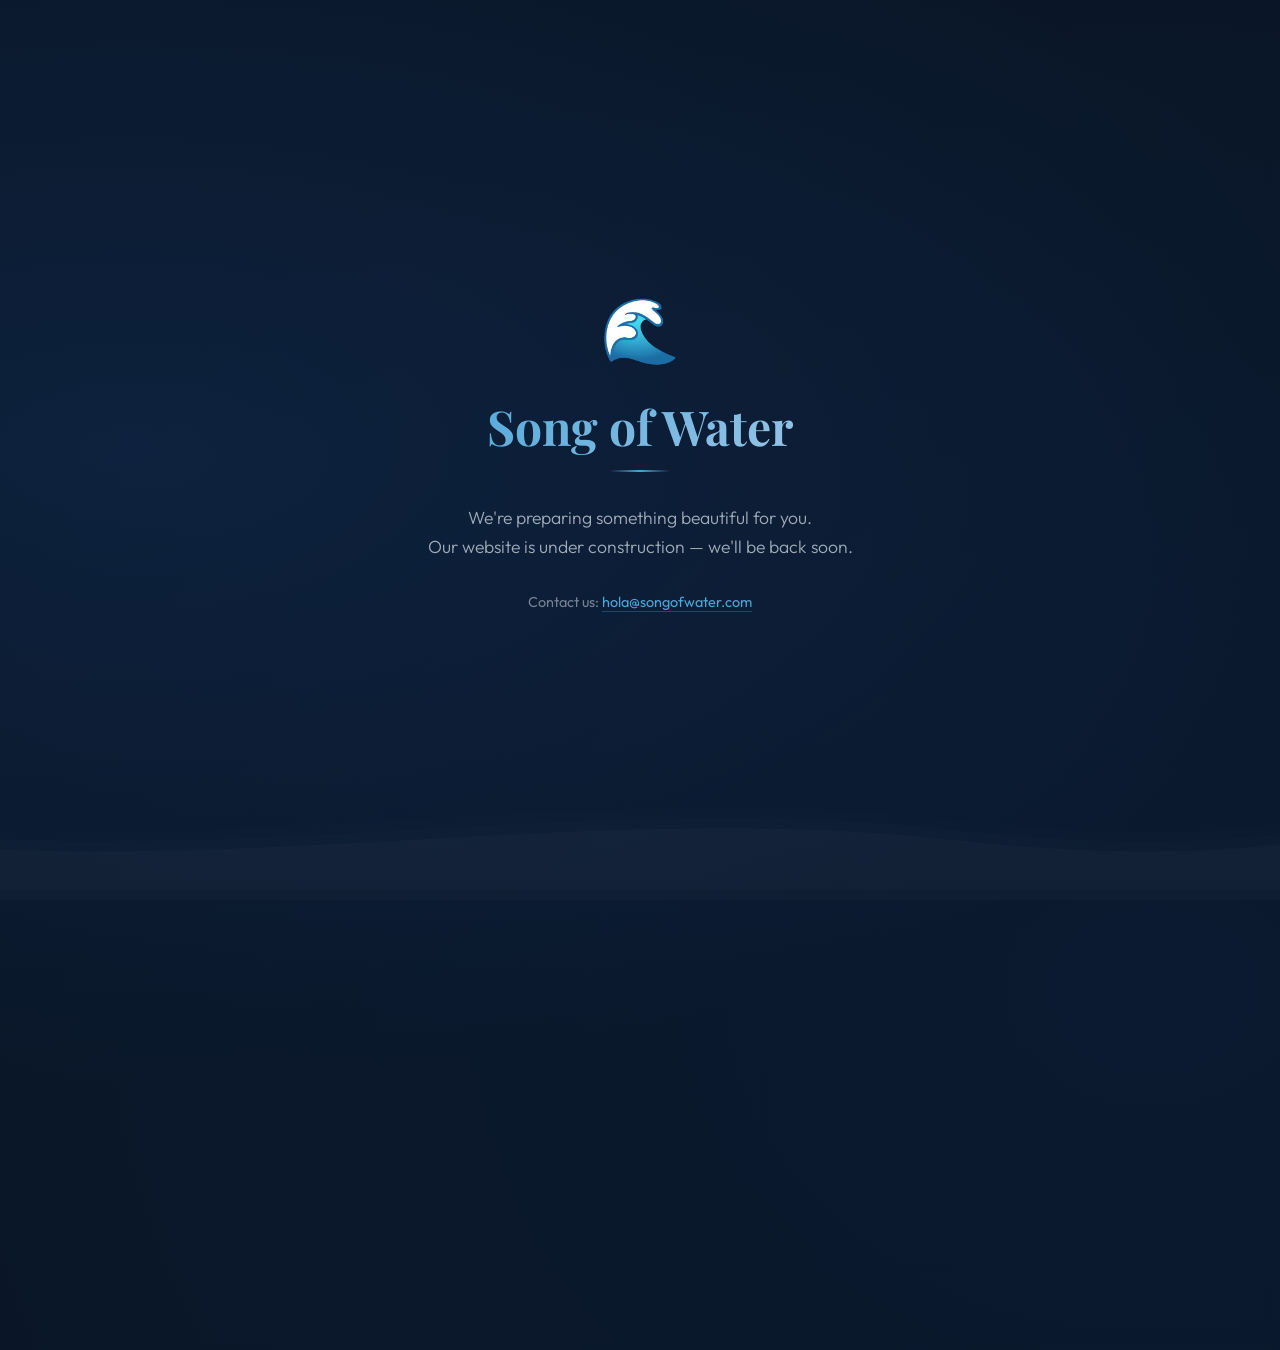
<file: maintenance.html>
<!DOCTYPE html>
<html lang="en">
<head>
  <meta charset="UTF-8" />
  <meta name="viewport" content="width=device-width, initial-scale=1.0" />
  <title>Song of Water — Under Construction</title>
  <link rel="preconnect" href="https://fonts.googleapis.com" />
  <link rel="preconnect" href="https://fonts.gstatic.com" crossorigin />
  <link href="https://fonts.googleapis.com/css2?family=Outfit:wght@300;400;500;600;700&family=Playfair+Display:ital,wght@0,400;0,700;1,400&display=swap" rel="stylesheet" />
  <style>
    *, *::before, *::after { box-sizing: border-box; margin: 0; padding: 0; }
    body {
      font-family: 'Outfit', sans-serif;
      background: #0a1628;
      color: #e0e8f0;
      min-height: 100vh;
      display: flex;
      align-items: center;
      justify-content: center;
      text-align: center;
      overflow: hidden;
      position: relative;
    }
    body::before {
      content: '';
      position: absolute;
      top: -50%;
      left: -50%;
      width: 200%;
      height: 200%;
      background: radial-gradient(ellipse at 30% 50%, rgba(30,100,180,0.15) 0%, transparent 50%),
                  radial-gradient(ellipse at 70% 80%, rgba(20,60,120,0.1) 0%, transparent 50%);
      animation: drift 20s ease-in-out infinite;
    }
    @keyframes drift {
      0%, 100% { transform: translate(0, 0); }
      50% { transform: translate(-3%, 2%); }
    }
    .waves {
      position: absolute;
      bottom: 0;
      left: 0;
      width: 100%;
      height: 200px;
      overflow: hidden;
    }
    .wave {
      position: absolute;
      bottom: 0;
      left: -10%;
      width: 120%;
      height: 100px;
      background: url("data:image/svg+xml,%3Csvg xmlns='http://www.w3.org/2000/svg' viewBox='0 0 1440 100'%3E%3Cpath fill='%23ffffff' fill-opacity='0.03' d='M0,40 C360,80 720,0 1080,40 C1260,60 1380,50 1440,40 L1440,100 L0,100 Z'/%3E%3C/svg%3E") repeat-x;
      background-size: 1440px 100px;
    }
    .wave:nth-child(1) { animation: wave 8s linear infinite; opacity: 0.6; }
    .wave:nth-child(2) { animation: wave 12s linear infinite reverse; opacity: 0.3; bottom: 10px; }
    .wave:nth-child(3) { animation: wave 16s linear infinite; opacity: 0.15; bottom: 20px; }
    @keyframes wave {
      0% { transform: translateX(0); }
      100% { transform: translateX(-50%); }
    }
    .content {
      position: relative;
      z-index: 2;
      padding: 40px 24px;
      max-width: 520px;
    }
    .icon {
      font-size: 4rem;
      margin-bottom: 24px;
      animation: float 3s ease-in-out infinite;
    }
    @keyframes float {
      0%, 100% { transform: translateY(0); }
      50% { transform: translateY(-10px); }
    }
    h1 {
      font-family: 'Playfair Display', serif;
      font-size: clamp(2rem, 5vw, 3rem);
      font-weight: 700;
      margin-bottom: 12px;
      background: linear-gradient(135deg, #4da6d8, #a0c8e8);
      -webkit-background-clip: text;
      -webkit-text-fill-color: transparent;
      background-clip: text;
    }
    .subtitle {
      font-size: 1.1rem;
      font-weight: 300;
      color: rgba(224, 232, 240, 0.7);
      margin-bottom: 32px;
      line-height: 1.6;
    }
    .divider {
      width: 60px;
      height: 2px;
      background: linear-gradient(90deg, transparent, #4da6d8, transparent);
      margin: 0 auto 32px;
    }
    .email {
      font-size: 0.9rem;
      color: rgba(224, 232, 240, 0.5);
    }
    .email a {
      color: #4da6d8;
      text-decoration: none;
      border-bottom: 1px solid rgba(77,166,216,0.3);
      transition: border-color 0.3s;
    }
    .email a:hover {
      border-color: #4da6d8;
    }
  </style>
</head>
<body>
  <div class="waves">
    <div class="wave"></div>
    <div class="wave"></div>
    <div class="wave"></div>
  </div>
  <div class="content">
    <div class="icon">🌊</div>
    <h1>Song of Water</h1>
    <div class="divider"></div>
    <p class="subtitle">We're preparing something beautiful for you.<br/>Our website is under construction — we'll be back soon.</p>
    <p class="email">Contact us: <a href="mailto:hola@songofwater.com">hola@songofwater.com</a></p>
  </div>
</body>
</html>
</file>
<file: styles.css>
/* =============================================
   SONG OF WATER — PREMIUM CSS
   ============================================= */

/* --- RESET & VARIABLES --- */
*, *::before, *::after { box-sizing: border-box; margin: 0; padding: 0; }

:root {
  --ocean-deep:   #f7f2ea;
  --ocean-mid:    #f1e9dc;
  --ocean-light:  #e7dcc9;
  --cyan:         #b08652;
  --cyan-light:   #c29a6b;
  --gold:         #a07a49;
  --gold-light:   #d4b484;
  --coral:        #bd8b66;
  --white:        #ffffff;
  --off-white:    #f3ede1;
  --gray-100:     #eae0d0;
  --gray-300:     #aa9480;
  --gray-500:     #7d6a58;
  --gray-700:     #57483a;
  --text-dark:    #33261a;
  --ink:          #33261a;
  --ink-muted:    rgba(51,38,26,0.72);
  --ink-soft:     rgba(51,38,26,0.58);
  --ink-faint:    rgba(51,38,26,0.42);
  --card:         #fdfaf3;
  --gradient-hero: linear-gradient(135deg, rgba(24,16,10,0.82) 0%, rgba(80,55,30,0.22) 100%);
  --gradient-card: linear-gradient(180deg, transparent 40%, rgba(24,16,10,0.95) 100%);
  --font-main:    'Outfit', sans-serif;
  --font-display: 'Playfair Display', serif;
  --radius-sm:    8px;
  --radius-md:    16px;
  --radius-lg:    24px;
  --radius-xl:    40px;
  --shadow-sm:    0 4px 16px rgba(176,134,82,0.18);
  --shadow-md:    0 10px 34px rgba(176,134,82,0.26);
  --shadow-lg:    0 22px 64px rgba(176,134,82,0.34);
  --transition:   0.3s cubic-bezier(0.4,0,0.2,1);
}

html { scroll-behavior: smooth; scroll-padding-top: 90px; -webkit-text-size-adjust: 100%; text-size-adjust: 100%; }

body {
  font-family: var(--font-main);
  background: var(--ocean-deep);
  color: var(--ink);
  overflow-x: hidden;
  line-height: 1.6;
  -webkit-tap-highlight-color: transparent;
}

img { max-width: 100%; display: block; }

a { text-decoration: none; color: inherit; }

ul { list-style: none; }

/* --- CONTAINER --- */
.container {
  max-width: 1200px;
  margin: 0 auto;
  padding: 0 24px;
}

/* --- SECTION LABELS --- */
.section-label {
  display: inline-block;
  font-size: 0.75rem;
  font-weight: 700;
  letter-spacing: 0.15em;
  text-transform: uppercase;
  color: var(--cyan);
  background: rgba(176,134,82,0.1);
  border: 1px solid rgba(176,134,82,0.4);
  padding: 6px 16px;
  border-radius: 999px;
  margin-bottom: 16px;
}

.section-title {
  font-size: clamp(2rem, 4vw, 2.8rem);
  font-weight: 800;
  line-height: 1.2;
  margin-bottom: 48px;
  color: var(--ink);
}

.highlight {
  background: linear-gradient(135deg, var(--cyan), var(--gold));
  -webkit-background-clip: text;
  -webkit-text-fill-color: transparent;
  background-clip: text;
}

/* --- BUTTONS --- */
.btn {
  display: inline-flex;
  align-items: center;
  gap: 8px;
  padding: 14px 28px;
  touch-action: manipulation;
  border-radius: 999px;
  font-family: var(--font-main);
  font-size: 0.95rem;
  font-weight: 600;
  cursor: pointer;
  border: none;
  transition: var(--transition);
  text-decoration: none;
  white-space: nowrap;
}

.btn-primary {
  background: linear-gradient(135deg, var(--cyan), #8a6437);
  color: var(--white);
  box-shadow: 0 4px 20px rgba(176,134,82,0.4);
}
.btn-primary:hover {
  transform: translateY(-2px);
  box-shadow: 0 8px 30px rgba(176,134,82,0.55);
}

.btn-ghost {
  background: rgba(255,255,255,0.08);
  color: var(--white);
  border: 1px solid rgba(255,255,255,0.2);
  backdrop-filter: blur(8px);
}
.btn-ghost:hover {
  background: rgba(255,255,255,0.15);
  transform: translateY(-2px);
}

.btn-outline {
  background: transparent;
  color: var(--cyan);
  border: 2px solid var(--cyan);
}
.btn-outline:hover {
  background: var(--cyan);
  color: var(--ocean-deep);
  transform: translateY(-2px);
}

.btn-sm { padding: 10px 20px; font-size: 0.85rem; }

.btn-full { width: 100%; justify-content: center; }

.btn-social {
  background: linear-gradient(135deg, #833ab4, #fd1d1d, #ec4899);
  color: var(--white);
  box-shadow: 0 4px 20px rgba(131,58,180,0.4);
}
.btn-social:hover {
  transform: translateY(-2px);
  box-shadow: 0 8px 30px rgba(131,58,180,0.55);
}

/* =============================================
   NAVBAR
   ============================================= */
.navbar {
  position: fixed;
  top: 0; left: 0; right: 0;
  z-index: 1000;
  padding: 16px 0;
  transition: var(--transition);
}
.navbar.scrolled {
  background: rgba(24,16,10,0.95);
  backdrop-filter: blur(20px);
  border-bottom: 1px solid rgba(176,134,82,0.15);
  padding: 12px 0;
  box-shadow: 0 4px 30px rgba(0,0,0,0.3);
}

.nav-container {
  max-width: 1200px;
  margin: 0 auto;
  padding: 0 24px;
  display: flex;
  align-items: center;
  justify-content: space-between;
  gap: 32px;
}

.navbar .nav-logo {
  display: flex;
  align-items: center;
  gap: 10px;
  font-size: 1.3rem;
  font-weight: 700;
  color: #fff;
}
.logo-icon { font-size: 1.6rem; }
.logo-icon-svg { 
  width: 32px; 
  height: 32px; 
  color: var(--cyan);
  flex-shrink: 0;
}
.logo-text strong { color: var(--cyan); }

.nav-links {
  display: flex;
  align-items: center;
  gap: 8px;
}

.nav-link {
  padding: 8px 16px;
  border-radius: 999px;
  font-weight: 500;
  font-size: 0.9rem;
  color: rgba(255,255,255,0.8);
  transition: var(--transition);
}
.nav-link:hover {
  background: rgba(176,134,82,0.1);
  color: var(--cyan);
}

.nav-cta {
  padding: 10px 22px;
  background: linear-gradient(135deg, var(--cyan), #8a6437);
  color: var(--white);
  border-radius: 999px;
  font-weight: 600;
  font-size: 0.9rem;
  transition: var(--transition);
  box-shadow: 0 4px 15px rgba(176,134,82,0.35);
}
.nav-cta:hover {
  transform: translateY(-2px);
  box-shadow: 0 6px 25px rgba(176,134,82,0.5);
}

.burger-btn {
  display: none;
  flex-direction: column;
  gap: 5px;
  cursor: pointer;
  background: none;
  border: none;
  padding: 10px;
  margin: -10px;
  touch-action: manipulation;
}
.burger-btn span {
  display: block;
  width: 24px;
  height: 2px;
  background: var(--white);
  border-radius: 2px;
  transition: var(--transition);
}
.burger-btn.active span:nth-child(1) { transform: translateY(7px) rotate(45deg); }
.burger-btn.active span:nth-child(2) { opacity: 0; }
.burger-btn.active span:nth-child(3) { transform: translateY(-7px) rotate(-45deg); }

/* =============================================
   HERO
   ============================================= */
.hero {
  position: relative;
  min-height: 100vh;
  min-height: 100svh;
  display: flex;
  align-items: center;
  overflow: hidden;
}

.hero-bg {
  position: absolute;
  inset: 0;
  z-index: 0;
}
.hero-img {
  width: 100%;
  height: 100%;
  object-fit: cover;
  object-position: center;
  transform: scale(1.05);
  animation: heroZoom 20s ease-in-out infinite alternate;
}
@keyframes heroZoom {
  from { transform: scale(1.05); }
  to   { transform: scale(1.12); }
}
.hero-overlay {
  position: absolute;
  inset: 0;
  background: var(--gradient-hero);
}

.hero-content {
  position: relative;
  z-index: 1;
  max-width: 1200px;
  margin: 0 auto;
  padding: 120px 24px 80px;
  max-width: 760px;
}

.hero-badge {
  display: inline-flex;
  align-items: center;
  gap: 8px;
  background: rgba(176,134,82,0.15);
  border: 1px solid rgba(176,134,82,0.4);
  backdrop-filter: blur(8px);
  padding: 8px 20px;
  border-radius: 999px;
  font-size: 0.85rem;
  font-weight: 600;
  color: var(--cyan-light);
  margin-bottom: 24px;
  animation: fadeInDown 0.8s ease both;
}

.hero-title {
  font-size: clamp(2.5rem, 6vw, 4.5rem);
  font-weight: 900;
  line-height: 1.1;
  margin-bottom: 24px;
  color: #fff;
  animation: fadeInUp 0.8s ease 0.2s both;
}

.hero-title-accent {
  display: block;
  background: linear-gradient(135deg, var(--cyan-light), var(--gold-light));
  -webkit-background-clip: text;
  -webkit-text-fill-color: transparent;
  background-clip: text;
}

.hero-subtitle {
  font-size: clamp(1rem, 2vw, 1.2rem);
  color: rgba(255,255,255,0.8);
  max-width: 560px;
  margin-bottom: 36px;
  animation: fadeInUp 0.8s ease 0.4s both;
  line-height: 1.7;
}

.hero-actions {
  display: flex;
  gap: 16px;
  flex-wrap: wrap;
  margin-bottom: 56px;
  animation: fadeInUp 0.8s ease 0.6s both;
}

.hero-stats {
  display: flex;
  align-items: center;
  gap: 32px;
  animation: fadeInUp 0.8s ease 0.8s both;
}
.hero-stat {
  display: flex;
  flex-direction: column;
}
.stat-number {
  font-size: 1.8rem;
  font-weight: 800;
  color: var(--white);
  line-height: 1;
}
.stat-label {
  font-size: 0.8rem;
  color: rgba(255,255,255,0.6);
  text-transform: uppercase;
  letter-spacing: 0.1em;
  margin-top: 4px;
}
.hero-stat-divider {
  width: 1px;
  height: 40px;
  background: rgba(255,255,255,0.2);
}

.hero-scroll-hint {
  position: absolute;
  bottom: 32px;
  left: 50%;
  transform: translateX(-50%);
  display: flex;
  flex-direction: column;
  align-items: center;
  gap: 8px;
  color: rgba(255,255,255,0.5);
  font-size: 0.75rem;
  letter-spacing: 0.1em;
  text-transform: uppercase;
  animation: bounce 2s infinite;
  z-index: 1;
}
.scroll-arrow {
  width: 20px;
  height: 20px;
  border-right: 2px solid rgba(255,255,255,0.4);
  border-bottom: 2px solid rgba(255,255,255,0.4);
  transform: rotate(45deg);
}
@keyframes bounce {
  0%, 100% { transform: translateX(-50%) translateY(0); }
  50%       { transform: translateX(-50%) translateY(8px); }
}

/* =============================================
   WHY US
   ============================================= */
.why-us {
  padding: 100px 0;
  background: linear-gradient(180deg, var(--ocean-deep) 0%, var(--ocean-mid) 100%);
}

.features-grid {
  display: grid;
  grid-template-columns: repeat(auto-fit, minmax(240px, 1fr));
  gap: 24px;
}

.feature-card {
  background: var(--card);
  border: 1px solid rgba(176,134,82,0.45);
  border-radius: var(--radius-lg);
  padding: 32px 28px;
  position: relative;
  overflow: hidden;
  transition: var(--transition);
  cursor: default;
  box-shadow: var(--shadow-sm);
}
.feature-card::before {
  content: '';
  position: absolute;
  top: 0; left: 0; right: 0;
  height: 3px;
  background: linear-gradient(90deg, var(--cyan), var(--gold));
  transform: scaleX(0);
  transition: var(--transition);
}
.feature-card:hover {
  border-color: rgba(176,134,82,0.6);
  transform: translateY(-6px);
  box-shadow: var(--shadow-lg);
}
.feature-card:hover::before { transform: scaleX(1); }

.feature-icon { font-size: 2.5rem; margin-bottom: 12px; }

.feature-number {
  position: absolute;
  top: 24px; right: 24px;
  font-size: 3.5rem;
  font-weight: 900;
  color: rgba(176,134,82,0.15);
  line-height: 1;
}

.feature-title {
  font-size: 1.2rem;
  font-weight: 700;
  margin-bottom: 12px;
  color: var(--ink);
}

.feature-desc {
  font-size: 0.9rem;
  color: var(--ink-muted);
  line-height: 1.7;
}

/* =============================================
   TRIPS
   ============================================= */
.trips-section {
  padding: 100px 0;
  background: var(--ocean-mid);
}

.trips-grid {
  display: grid;
  grid-template-columns: repeat(auto-fit, minmax(320px, 1fr));
  gap: 28px;
  margin-bottom: 48px;
}

.trips-group-title {
  grid-column: 1 / -1;
  display: flex;
  align-items: center;
  gap: 16px;
  margin: 8px 0 4px;
  color: var(--gold);
  font-size: 0.9rem;
  font-weight: 700;
  letter-spacing: 0.2em;
  text-transform: uppercase;
}
.trips-group-title::after {
  content: "";
  flex: 1;
  height: 1px;
  background: linear-gradient(90deg, rgba(176,134,82,0.4), transparent);
}

.trip-card {
  background: var(--card);
  border: 1px solid rgba(176,134,82,0.45);
  border-radius: var(--radius-lg);
  overflow: hidden;
  transition: var(--transition);
  box-shadow: var(--shadow-sm);
}
.trip-card:hover {
  transform: translateY(-8px);
  box-shadow: var(--shadow-lg);
  border-color: rgba(176,134,82,0.6);
}

.trip-card-img-wrap {
  position: relative;
  height: 240px;
  overflow: hidden;
}
.trip-card-img {
  width: 100%;
  height: 100%;
  object-fit: cover;
  transition: transform 0.6s ease;
}
.trip-card:hover .trip-card-img { transform: scale(1.08); }

.trip-badge {
  position: absolute;
  top: 16px; left: 16px;
  background: linear-gradient(135deg, var(--gold), var(--coral));
  color: var(--white);
  padding: 5px 12px;
  border-radius: 999px;
  font-size: 0.78rem;
  font-weight: 700;
  z-index: 2;
}
.badge-new { background: linear-gradient(135deg, var(--cyan), #8a6437); }

.trip-overlay {
  position: absolute;
  inset: 0;
  background: rgba(24,16,10,0.6);
  display: flex;
  align-items: center;
  justify-content: center;
  opacity: 0;
  transition: var(--transition);
  z-index: 3;
}
.trip-card:hover .trip-overlay { opacity: 1; }

.trip-card-body { padding: 24px; }

.trip-meta {
  display: flex;
  justify-content: space-between;
  align-items: center;
  margin-bottom: 10px;
}
.trip-location { font-size: 0.8rem; color: var(--cyan); font-weight: 600; }
.trip-date { font-size: 0.8rem; color: var(--gray-500); }

.trip-title {
  font-size: 1.2rem;
  font-weight: 700;
  margin-bottom: 10px;
  color: var(--ink);
}
.trip-desc {
  font-size: 0.88rem;
  color: var(--ink-muted);
  line-height: 1.6;
  margin-bottom: 20px;
}

.trip-footer {
  display: flex;
  justify-content: space-between;
  align-items: center;
  padding-top: 16px;
  border-top: 1px solid rgba(51,38,26,0.1);
}
.trip-price { font-size: 0.88rem; color: var(--gray-500); }
.trip-price strong { font-size: 1.1rem; color: var(--cyan); }

.trip-spots { display: flex; align-items: center; gap: 4px; }
.spots-dot {
  width: 8px; height: 8px;
  border-radius: 50%;
  background: var(--cyan);
}
.spots-dot.empty { background: rgba(51,38,26,0.15); }
.spots-text { font-size: 0.75rem; color: var(--gray-500); margin-left: 6px; }

.trips-cta { text-align: center; }

/* =============================================
   GALLERY STRIP
   ============================================= */
.gallery-strip {
  display: flex;
  height: 200px;
  overflow: hidden;
}
.gallery-strip img {
  flex: 1;
  object-fit: cover;
  filter: none;
  transition: var(--transition);
}
.gallery-strip img:hover {
  flex: 2.5;
  filter: none;
}

/* =============================================
   CALENDAR
   ============================================= */
.calendar-section {
  padding: 100px 0;
  background: linear-gradient(180deg, var(--ocean-mid) 0%, var(--ocean-deep) 100%);
}

.calendar-grid {
  display: grid;
  grid-template-columns: repeat(auto-fit, minmax(280px, 1fr));
  gap: 20px;
}

.cal-month {
  background: var(--card);
  border: 1px solid rgba(176,134,82,0.45);
  border-radius: var(--radius-md);
  overflow: hidden;
  transition: var(--transition);
  box-shadow: var(--shadow-sm);
}
.cal-month:hover {
  border-color: rgba(176,134,82,0.6);
  transform: translateY(-4px);
  box-shadow: var(--shadow-md);
}

.cal-month-header {
  display: flex;
  justify-content: space-between;
  align-items: center;
  padding: 16px 20px;
  background: rgba(176,134,82,0.08);
  border-bottom: 1px solid rgba(176,134,82,0.12);
}
.cal-month-name {
  font-weight: 700;
  font-size: 1rem;
  color: var(--ink);
}
.cal-month-count {
  font-size: 0.75rem;
  color: var(--cyan);
  background: rgba(176,134,82,0.15);
  padding: 3px 10px;
  border-radius: 999px;
}

.cal-trips { padding: 8px; display: flex; flex-direction: column; gap: 4px; }

.cal-trip {
  display: flex;
  align-items: center;
  gap: 12px;
  padding: 12px 12px;
  border-radius: var(--radius-sm);
  transition: var(--transition);
  cursor: pointer;
}
.cal-trip:hover {
  background: rgba(176,134,82,0.08);
}
.cal-dot {
  width: 10px; height: 10px;
  border-radius: 50%;
  flex-shrink: 0;
}
.cal-trip div {
  flex: 1;
  display: flex;
  flex-direction: column;
}
.cal-trip div strong { font-size: 0.85rem; color: var(--ink); }
.cal-trip div span { font-size: 0.75rem; color: var(--gray-500); }
.cal-arrow { color: var(--cyan); font-size: 0.9rem; opacity: 0; transition: var(--transition); }
.cal-trip:hover .cal-arrow { opacity: 1; transform: translateX(4px); }

/* =============================================
   CAPTAIN
   ============================================= */
.captain-section {
  padding: 100px 0;
  background: var(--ocean-deep);
  overflow: hidden;
}

.captain-grid {
  display: grid;
  grid-template-columns: 1fr 1fr;
  gap: 80px;
  align-items: center;
}

.captain-img-wrap {
  position: relative;
}
.captain-img {
  width: 100%;
  border-radius: var(--radius-xl);
  object-fit: cover;
  height: 520px;
  position: relative;
  z-index: 1;
}
.captain-img-decoration {
  position: absolute;
  top: -20px; right: -20px;
  bottom: 20px; left: 20px;
  border: 2px solid rgba(176,134,82,0.3);
  border-radius: var(--radius-xl);
  z-index: 0;
}

.captain-content { display: flex; flex-direction: column; gap: 20px; }

.captain-bio {
  font-size: 1rem;
  color: var(--ink-muted);
  line-height: 1.8;
}
.captain-bio strong { color: var(--cyan); }

.captain-badges {
  display: flex;
  flex-wrap: wrap;
  gap: 10px;
  margin: 4px 0;
}
.badge {
  background: rgba(176,134,82,0.12);
  border: 1px solid rgba(176,134,82,0.4);
  color: var(--cyan);
  padding: 7px 16px;
  border-radius: 999px;
  font-size: 0.82rem;
  font-weight: 600;
}

/* =============================================
   REVIEWS
   ============================================= */
.reviews-section {
  padding: 100px 0;
  background: linear-gradient(180deg, var(--ocean-mid) 0%, var(--ocean-deep) 100%);
}

.reviews-stars-bar {
  display: flex;
  align-items: center;
  gap: 16px;
  margin-bottom: 40px;
}
.reviews-stars { color: var(--gold); font-size: 1.4rem; letter-spacing: 4px; }
.reviews-avg { color: var(--gray-500); font-size: 0.9rem; }

.reviews-grid {
  display: grid;
  grid-template-columns: repeat(auto-fit, minmax(280px, 1fr));
  gap: 20px;
}

.review-card {
  background: var(--card);
  border: 1px solid rgba(176,134,82,0.45);
  border-radius: var(--radius-md);
  padding: 28px;
  transition: var(--transition);
  box-shadow: var(--shadow-sm);
}
.review-card:hover {
  border-color: rgba(176,134,82,0.6);
  transform: translateY(-4px);
  box-shadow: var(--shadow-md);
  background: rgba(176,134,82,0.04);
}

.review-header {
  display: flex;
  align-items: center;
  gap: 14px;
  margin-bottom: 16px;
}
.review-avatar {
  width: 44px; height: 44px;
  border-radius: 50%;
  display: flex;
  align-items: center;
  justify-content: center;
  font-size: 0.8rem;
  font-weight: 700;
  color: white;
  flex-shrink: 0;
}
.review-name { font-weight: 700; font-size: 0.95rem; }
.review-stars { color: var(--gold); font-size: 0.85rem; }

.review-trip-tag {
  margin-left: auto;
  font-size: 0.72rem;
  background: rgba(176,134,82,0.12);
  color: var(--cyan);
  padding: 4px 10px;
  border-radius: 999px;
  font-weight: 600;
  white-space: nowrap;
}

.review-text {
  font-size: 0.88rem;
  color: var(--ink-muted);
  line-height: 1.8;
  font-style: italic;
}

/* =============================================
   FAQ
   ============================================= */
.faq-section {
  padding: 100px 0;
  background: var(--ocean-deep);
}

.faq-container { max-width: 800px; }

.faq-list { display: flex; flex-direction: column; gap: 12px; }

.faq-item {
  border: 1px solid rgba(176,134,82,0.45);
  border-radius: var(--radius-md);
  overflow: hidden;
  transition: var(--transition);
  background: var(--card);
  box-shadow: var(--shadow-sm);
}
.faq-item:hover { border-color: rgba(176,134,82,0.6); }
.faq-item.open { border-color: rgba(176,134,82,0.6); }

.faq-question {
  display: flex;
  justify-content: space-between;
  align-items: center;
  width: 100%;
  padding: 20px 24px;
  background: rgba(176,134,82,0.05);
  border: none;
  color: var(--ink);
  font-family: var(--font-main);
  font-size: 0.98rem;
  font-weight: 600;
  cursor: pointer;
  text-align: left;
  transition: var(--transition);
}
.faq-question:hover { background: rgba(176,134,82,0.06); }
.faq-item.open .faq-question { background: rgba(176,134,82,0.08); color: var(--cyan); }

.faq-icon {
  font-size: 1.4rem;
  font-weight: 300;
  color: var(--cyan);
  transition: var(--transition);
  flex-shrink: 0;
}
.faq-item.open .faq-icon { transform: rotate(45deg); }

.faq-answer {
  max-height: 0;
  overflow: hidden;
  transition: max-height 0.4s ease, padding 0.3s ease;
}
.faq-item.open .faq-answer { max-height: 300px; }

.faq-answer p {
  padding: 4px 24px 20px;
  font-size: 0.9rem;
  color: var(--ink-muted);
  line-height: 1.8;
}

/* =============================================
   CONTACT
   ============================================= */
.contact-section {
  padding: 100px 0;
  background: linear-gradient(180deg, var(--ocean-mid) 0%, var(--ocean-deep) 100%);
}

.contact-grid {
  display: grid;
  grid-template-columns: 1fr 1fr;
  gap: 80px;
  align-items: start;
}

.contact-desc {
  color: var(--ink-muted);
  line-height: 1.8;
  margin-bottom: 32px;
  margin-top: -24px;
}

.contact-methods { display: flex; flex-direction: column; gap: 12px; }

.contact-method {
  display: flex;
  align-items: center;
  gap: 16px;
  padding: 18px 20px;
  border: 1px solid rgba(176,134,82,0.45);
  border-radius: var(--radius-md);
  background: var(--card);
  transition: var(--transition);
  box-shadow: var(--shadow-sm);
}
.contact-method:hover {
  border-color: rgba(176,134,82,0.6);
  background: rgba(176,134,82,0.06);
  transform: translateX(6px);
}

.contact-method-icon { font-size: 1.6rem; }
.contact-method div { display: flex; flex-direction: column; }
.contact-method strong { font-size: 0.95rem; color: var(--ink); }
.contact-method span { font-size: 0.82rem; color: var(--gray-500); }

.contact-form {
  background: var(--card);
  border: 1px solid rgba(176,134,82,0.45);
  border-radius: var(--radius-lg);
  padding: 36px;
  display: flex;
  flex-direction: column;
  gap: 20px;
  box-shadow: var(--shadow-md);
}

.form-group { display: flex; flex-direction: column; gap: 8px; }

.form-group label {
  font-size: 0.85rem;
  font-weight: 600;
  color: var(--ink-muted);
  letter-spacing: 0.05em;
}

.form-group input,
.form-group select,
.form-group textarea {
  background: var(--off-white);
  border: 1px solid rgba(176,134,82,0.4);
  border-radius: var(--radius-sm);
  padding: 12px 16px;
  color: var(--ink);
  font-family: var(--font-main);
  font-size: 0.9rem;
  transition: var(--transition);
  outline: none;
  -webkit-appearance: none;
}
.form-group input::placeholder,
.form-group textarea::placeholder { color: rgba(51,38,26,0.35); }
.form-group input:focus,
.form-group select:focus,
.form-group textarea:focus {
  border-color: var(--cyan);
  background: rgba(176,134,82,0.06);
  box-shadow: 0 0 0 3px rgba(176,134,82,0.1);
}
.form-group select option { background: var(--card); color: var(--ink); }
.form-group textarea { resize: vertical; min-height: 100px; }

.form-success {
  background: rgba(16,185,129,0.08);
  border: 1px solid rgba(16,185,129,0.3);
  border-radius: var(--radius-lg);
  padding: 48px;
  text-align: center;
}
.success-icon { font-size: 3rem; margin-bottom: 16px; }
.form-success h3 { font-size: 1.4rem; margin-bottom: 8px; }
.form-success p { color: var(--ink-muted); }

/* =============================================
   NEWSLETTER
   ============================================= */
.newsletter-section {
  padding: 80px 0;
  background: linear-gradient(135deg, rgba(176,134,82,0.12) 0%, rgba(245,158,11,0.08) 100%);
  border-top: 1px solid rgba(176,134,82,0.15);
  border-bottom: 1px solid rgba(176,134,82,0.15);
}

.newsletter-container {
  max-width: 620px;
  text-align: center;
  display: flex;
  flex-direction: column;
  align-items: center;
  gap: 16px;
}

.newsletter-icon { font-size: 3rem; animation: float 3s ease-in-out infinite; }
.newsletter-icon-svg { 
  width: 48px; 
  height: 48px; 
  color: var(--cyan);
  animation: float 3s ease-in-out infinite;
}
@keyframes float {
  0%, 100% { transform: translateY(0); }
  50%       { transform: translateY(-12px); }
}

.newsletter-container h2 {
  font-size: clamp(1.6rem, 3vw, 2.2rem);
  font-weight: 800;
}

.newsletter-container p { color: var(--ink-muted); font-size: 0.95rem; }

.newsletter-form {
  display: flex;
  gap: 12px;
  width: 100%;
  margin-top: 8px;
}
.newsletter-form input {
  flex: 1;
  background: var(--card);
  border: 1px solid rgba(176,134,82,0.4);
  border-radius: 999px;
  padding: 14px 20px;
  color: var(--ink);
  font-family: var(--font-main);
  font-size: 0.9rem;
  outline: none;
  transition: var(--transition);
}
.newsletter-form input:focus {
  border-color: var(--cyan);
  box-shadow: 0 0 0 3px rgba(176,134,82,0.1);
}
.newsletter-form input::placeholder { color: rgba(51,38,26,0.35); }

.newsletter-form button {
  background: linear-gradient(135deg, var(--cyan), #8a6437);
  color: var(--white);
  border: none;
  border-radius: 999px;
  padding: 14px 28px;
  font-family: var(--font-main);
  font-weight: 700;
  font-size: 0.9rem;
  cursor: pointer;
  transition: var(--transition);
  box-shadow: 0 4px 20px rgba(176,134,82,0.4);
  white-space: nowrap;
}
.newsletter-form button:hover {
  transform: translateY(-2px);
  box-shadow: 0 8px 30px rgba(176,134,82,0.55);
}

.newsletter-success {
  color: var(--cyan);
  font-weight: 600;
  font-size: 0.95rem;
}

.newsletter-legal {
  font-size: 0.75rem !important;
  color: var(--ink-faint) !important;
}

/* =============================================
   FOOTER
   ============================================= */
.footer {
  background: var(--ocean-light);
  padding: 80px 0 0;
}

.footer-grid {
  display: grid;
  grid-template-columns: 2fr 1fr 1fr 1fr;
  gap: 48px;
  padding-bottom: 60px;
}

.footer-brand p {
  font-size: 0.88rem;
  color: var(--ink-soft);
  line-height: 1.7;
  margin-top: 16px;
  max-width: 300px;
}

.footer-social {
  display: flex;
  gap: 12px;
  margin-top: 20px;
}
.social-link {
  width: 40px; height: 40px;
  border-radius: 50%;
  background: var(--card);
  border: 1px solid rgba(176,134,82,0.4);
  display: flex;
  align-items: center;
  justify-content: center;
  color: var(--ink-muted);
  transition: var(--transition);
}
.social-link:hover {
  background: rgba(176,134,82,0.15);
  border-color: var(--cyan);
  color: var(--cyan);
  transform: translateY(-3px);
}

.footer-links h4 {
  font-size: 0.85rem;
  font-weight: 700;
  text-transform: uppercase;
  letter-spacing: 0.1em;
  color: var(--ink-soft);
  margin-bottom: 20px;
}
.footer-links ul { display: flex; flex-direction: column; gap: 10px; }
.footer-links a {
  font-size: 0.88rem;
  color: var(--ink-muted);
  transition: var(--transition);
}
.footer-links a:hover { color: var(--cyan); padding-left: 4px; }

.footer-bottom {
  border-top: 1px solid rgba(51,38,26,0.1);
  padding: 24px 0;
}
.footer-bottom .container {
  display: flex;
  justify-content: space-between;
  align-items: center;
  font-size: 0.82rem;
  color: var(--ink-faint);
}

/* =============================================
   BACK TO TOP
   ============================================= */
.back-to-top {
  position: fixed;
  bottom: 32px; right: 32px;
  width: 48px; height: 48px;
  background: linear-gradient(135deg, var(--cyan), #8a6437);
  color: white;
  border: none;
  border-radius: 50%;
  font-size: 1.2rem;
  cursor: pointer;
  opacity: 0;
  transform: translateY(20px);
  transition: var(--transition);
  box-shadow: 0 4px 20px rgba(176,134,82,0.4);
  z-index: 900;
}
.back-to-top.visible {
  opacity: 1;
  transform: translateY(0);
}
.back-to-top:hover {
  transform: translateY(-4px);
  box-shadow: 0 8px 30px rgba(176,134,82,0.6);
}

/* =============================================
   ANIMATIONS
   ============================================= */
@keyframes fadeInDown {
  from { opacity: 0; transform: translateY(-20px); }
  to   { opacity: 1; transform: translateY(0); }
}
@keyframes fadeInUp {
  from { opacity: 0; transform: translateY(30px); }
  to   { opacity: 1; transform: translateY(0); }
}

.reveal {
  opacity: 0;
  transform: translateY(40px);
  transition: opacity 0.7s ease, transform 0.7s ease;
}
.reveal.visible {
  opacity: 1;
  transform: translateY(0);
}

/* =============================================
   RESPONSIVE
   ============================================= */
@media (max-width: 1024px) {
  .captain-grid { grid-template-columns: 1fr; gap: 48px; }
  .captain-img { height: 360px; }
  .contact-grid { grid-template-columns: 1fr; gap: 48px; }
  .footer-grid { grid-template-columns: 1fr 1fr; gap: 32px; }
}

@media (max-width: 768px) {
  .nav-links { display: none; position: fixed; top: 0; right: 0; bottom: 0; width: 280px; background: rgba(24,16,10,0.98); backdrop-filter: blur(20px); flex-direction: column; justify-content: center; align-items: flex-start; padding: 80px 32px; gap: 16px; transform: translateX(100%); transition: var(--transition); z-index: 999; border-left: 1px solid rgba(176,134,82,0.2); }
  .nav-links.open { display: flex; transform: translateX(0); }
  .nav-link { font-size: 1.1rem; color: var(--white); padding: 10px 0; min-height: 44px; }
  .nav-cta { margin-top: 16px; }
  .burger-btn { display: flex; z-index: 1000; }

  .hero-content { padding: 110px 20px 60px; }
  .hero-stats { gap: 20px; }
  .stat-number { font-size: 1.4rem; }

  .trips-grid { grid-template-columns: 1fr; }
  .calendar-grid { grid-template-columns: 1fr; }
  .reviews-grid { grid-template-columns: 1fr; }
  .features-grid { grid-template-columns: 1fr 1fr; }
  .footer-grid { grid-template-columns: 1fr; }

  .trip-overlay { opacity: 1; background: rgba(24,16,10,0.15); }
  .trip-card-img-wrap { height: 200px; }
  .trip-meta { flex-wrap: wrap; gap: 4px 8px; }
  .trip-footer { flex-wrap: wrap; gap: 12px; }

  .review-header { flex-wrap: wrap; }
  .review-trip-tag { margin-left: auto; }

  .captain-img { height: 320px; }

  .gallery-strip { height: 150px; overflow-x: auto; scroll-snap-type: x mandatory; }
  .gallery-strip img { flex: 0 0 45vw; scroll-snap-align: start; }
  .gallery-strip img:hover { flex: 0 0 45vw; filter: none; }

  .form-group input,
  .form-group select,
  .form-group textarea,
  .newsletter-form input { font-size: 16px; }

  .contact-method { min-height: 56px; }

  .footer-bottom .container { flex-direction: column; gap: 8px; text-align: center; }

  .newsletter-form { flex-direction: column; }

  .hero-actions { flex-direction: column; align-items: flex-start; }
}

@media (max-width: 480px) {
  .features-grid { grid-template-columns: 1fr; }
  .hero-title { font-size: 1.9rem; }
  .section-title { font-size: 1.7rem; margin-bottom: 32px; }
  .hero-stats { flex-wrap: wrap; gap: 16px; }
  .hero-stat-divider { display: none; }
  .hero-scroll-hint { display: none; }
  .contact-form { padding: 24px; }
  .contact-method { padding: 16px; }
  .faq-question { font-size: 0.9rem; padding: 18px; }
  .trip-footer { flex-direction: column; align-items: flex-start; gap: 10px; }
  .newsletter-form button { width: 100%; }
  .footer-grid { gap: 40px; }
  .captain-img { height: 260px; }
}

@media (hover: none) {
  .feature-card:hover,
  .trip-card:hover,
  .cal-month:hover,
  .review-card:hover,
  .contact-method:hover,
  .btn-primary:hover,
  .btn-ghost:hover,
  .btn-outline:hover,
  .btn-social:hover { transform: none; }
  .trip-card:hover .trip-card-img { transform: none; }
  .cal-arrow { opacity: 1; }
  .trip-overlay { opacity: 1; }
}
</file>
